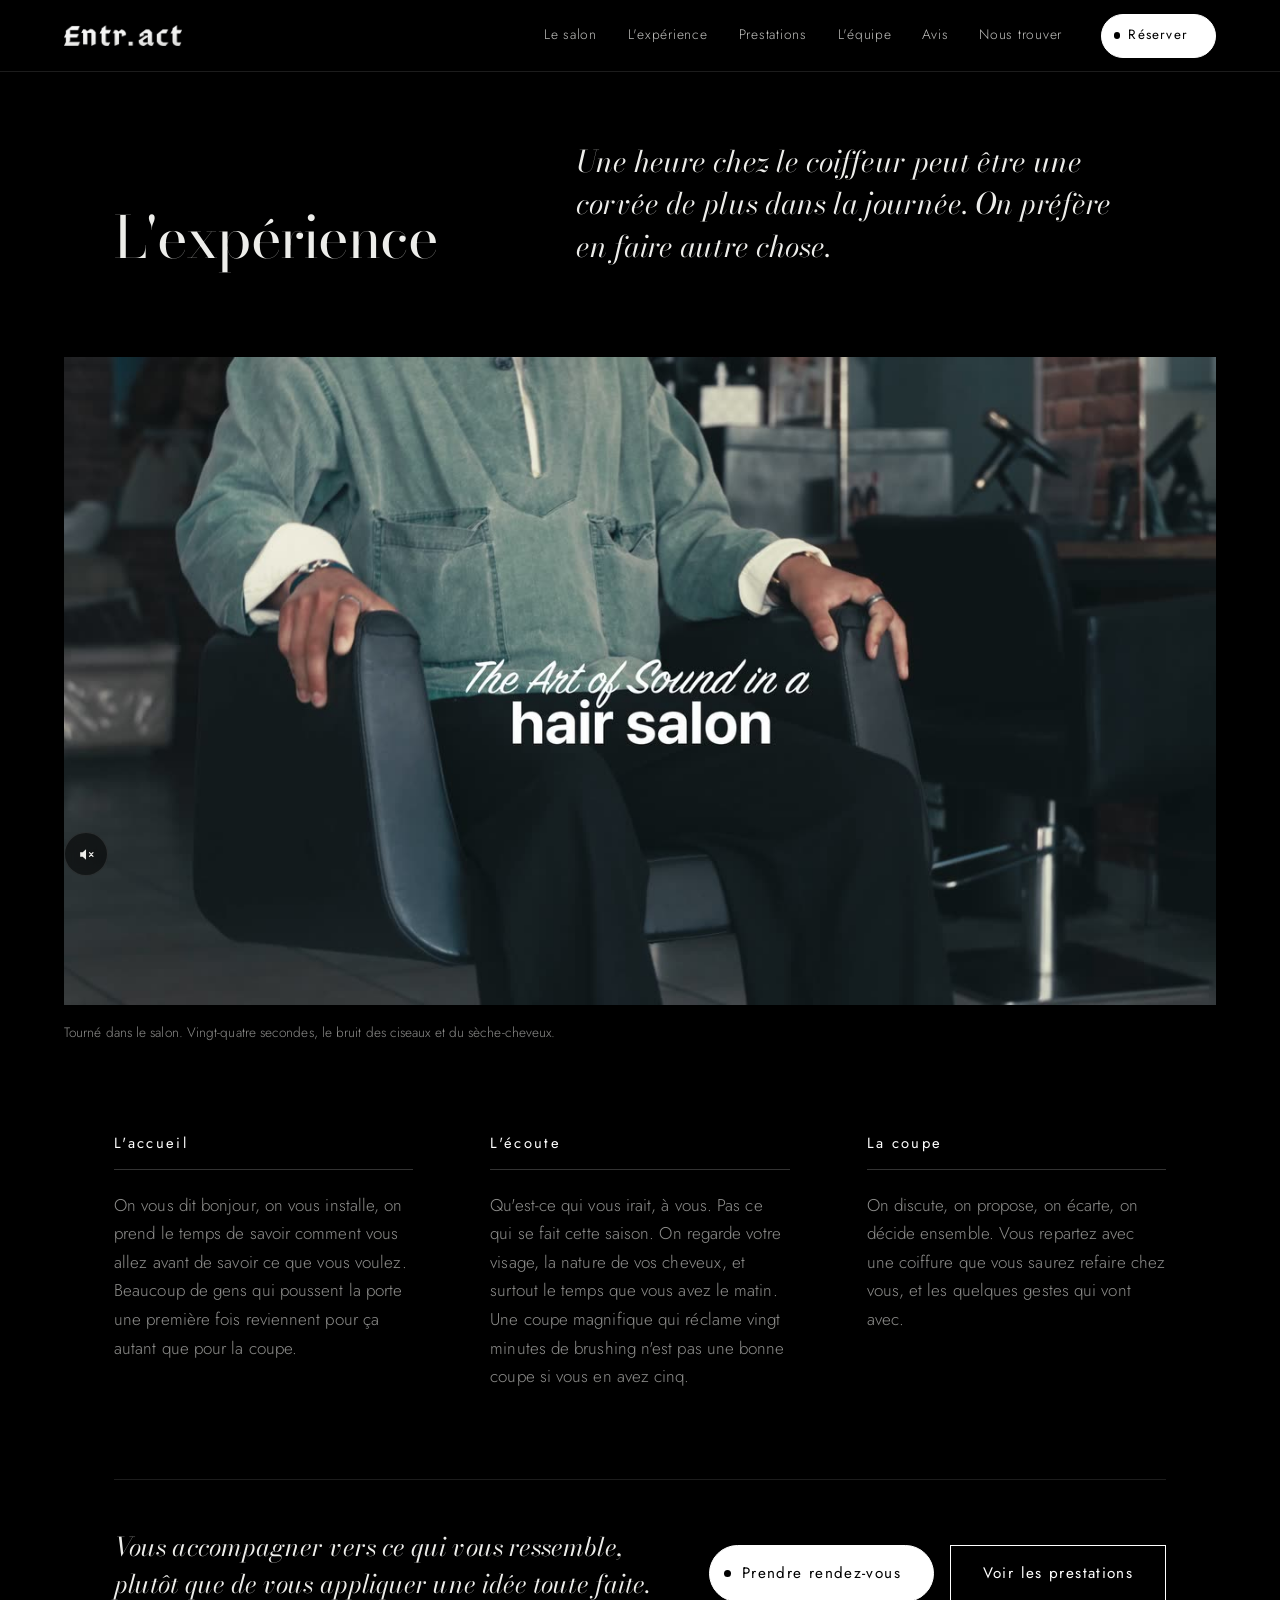
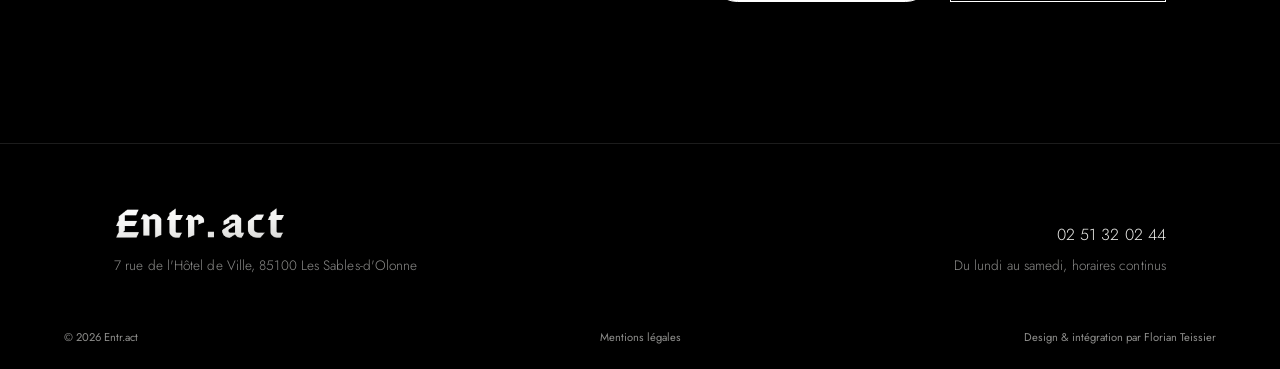
<file: experience.html>
<!DOCTYPE html>
<html lang="fr">
<head>
<meta charset="utf-8">
<meta name="viewport" content="width=device-width, initial-scale=1">
<title>L'expérience — Entr.act</title>
<meta name="description" content="L'accueil et la façon de travailler chez Entr.act, salon de coiffure rue de l'Hôtel de Ville aux Sables-d'Olonne : écouter avant de couper, chercher ce qui vous va vraiment.">
<meta name="theme-color" content="#000000">
<link rel="icon" href="assets/img/favicon.png?v=3" sizes="any">
<link rel="canonical" href="https://entract-coiffure.fr/experience.html">
<meta property="og:type" content="website">
<meta property="og:site_name" content="Entr.act">
<meta property="og:url" content="https://entract-coiffure.fr/experience.html">
<meta property="og:title" content="L'expérience — Entr.act">
<meta property="og:description" content="Un accueil qui n'est pas une formule, et une coiffure cherchée avec vous plutôt qu'appliquée.">
<meta property="og:image" content="https://entract-coiffure.fr/assets/img/apercu-lien.jpg">
<meta property="og:image:width" content="1200">
<meta property="og:image:height" content="630">
<meta property="og:locale" content="fr_FR">
<meta name="twitter:card" content="summary_large_image">
<link rel="preconnect" href="https://fonts.googleapis.com">
<link rel="preconnect" href="https://fonts.gstatic.com" crossorigin>
<link href="https://fonts.googleapis.com/css2?family=Bodoni+Moda:ital,opsz,wght@0,6..96,400;0,6..96,500;1,6..96,400&family=Jost:wght@300;400;500&display=swap" rel="stylesheet">
<!-- Satoshi : uniquement pour la dernière ligne du pied de page -->
<link rel="preconnect" href="https://api.fontshare.com" crossorigin>
<link href="https://api.fontshare.com/v2/css?f[]=satoshi@400&display=swap" rel="stylesheet">
<link rel="stylesheet" href="assets/css/style.css?v=24">
</head>
<body>
<a class="evitement" href="#contenu">Aller au contenu</a>

<header class="entete entete--fixe" id="entete">
  <a class="entete__marque" href="index.html" aria-label="Entr.act, retour à l'accueil">
    <span class="sigle sigle--petit"></span>
  </a>

  <nav class="entete__nav" id="menu" aria-label="Navigation principale">
    <a href="index.html#entracte">Le salon</a>
    <a href="experience.html" aria-current="page">L'expérience</a>
    <a href="index.html#prestations">Prestations</a>
    <a href="index.html#equipe">L'équipe</a>
    <a href="index.html#avis">Avis</a>
    <a href="index.html#venir">Nous trouver</a>
  </nav>

  <a class="bouton bouton--blanc entete__rdv" id="rdv-entete"
     href="https://www.planity.com/entract-85100-les-sables-dolonne-f8d" target="_blank" rel="noopener">Réserver</a>

  <button class="volet" id="volet" aria-expanded="false" aria-controls="menu">
    <span aria-hidden="true"></span><span class="sr">Ouvrir le menu</span>
  </button>
</header>

<!-- Son du film : allumé d'entrée, ce bouton sert à le couper. -->
<button class="son" id="son" type="button" aria-pressed="false" title="Son du film">
  <svg class="son__coupe" viewBox="0 0 24 24" aria-hidden="true" focusable="false">
    <path d="M4 9.2h3.2L11.4 5.4v13.2L7.2 14.8H4z"/>
    <path d="M15.8 9.6l4.4 4.8M20.2 9.6l-4.4 4.8"/>
  </svg>
  <svg class="son__ouvert" viewBox="0 0 24 24" aria-hidden="true" focusable="false">
    <path d="M4 9.2h3.2L11.4 5.4v13.2L7.2 14.8H4z"/>
    <path d="M15.4 9.4a3.6 3.6 0 010 5.2M18.4 7.2a7 7 0 010 9.6"/>
  </svg>
  <span class="sr">Activer le son du film</span>
</button>

<main class="section" id="contenu">
  <div class="ouverture">
    <h1 class="titre">L'expérience</h1>
    <p class="ouverture__these">Une heure chez le coiffeur peut être une corvée de plus dans la journée. On préfère en faire autre chose.</p>
  </div>

  <figure class="film">
    <video muted loop playsinline preload="metadata" poster="assets/img/poster-salon.jpg"
           data-video-vue aria-label="Film tourné dans le salon Entr.act">
      <source src="assets/video/salon.mp4" type="video/mp4">
    </video>
    <figcaption>Tourné dans le salon. Vingt-quatre secondes, le bruit des ciseaux et du sèche-cheveux.</figcaption>
  </figure>

  <!-- Les trois temps d'une visite, dans l'ordre où ils arrivent. -->
  <div class="programme programme--trois">
    <section class="programme__acte">
      <h2>L'accueil</h2>
      <p>On vous dit bonjour, on vous installe, on prend le temps de savoir comment vous allez avant de savoir ce que vous voulez. Beaucoup de gens qui poussent la porte une première fois reviennent pour ça autant que pour la coupe.</p>
    </section>

    <section class="programme__acte">
      <h2>L'écoute</h2>
      <p>Qu'est-ce qui vous irait, à vous. Pas ce qui se fait cette saison. On regarde votre visage, la nature de vos cheveux, et surtout le temps que vous avez le matin. Une coupe magnifique qui réclame vingt minutes de brushing n'est pas une bonne coupe si vous en avez cinq.</p>
    </section>

    <section class="programme__acte">
      <h2>La coupe</h2>
      <p>On discute, on propose, on écarte, on décide ensemble. Vous repartez avec une coiffure que vous saurez refaire chez vous, et les quelques gestes qui vont avec.</p>
    </section>
  </div>

  <div class="final">
    <p class="final__mot">Vous accompagner vers ce qui vous ressemble, plutôt que de vous appliquer une idée toute faite.</p>
    <div class="final__actions">
      <a class="bouton bouton--blanc" href="https://www.planity.com/entract-85100-les-sables-dolonne-f8d"
         target="_blank" rel="noopener">Prendre rendez-vous</a>
      <a class="bouton" href="index.html#prestations">Voir les prestations</a>
    </div>
  </div>
</main>

<footer class="pied">
  <div class="pied__haut">
    <div class="pied__marque">
      <span class="sigle sigle--moyen"></span>
      <p>7 rue de l'Hôtel de Ville, 85100 Les Sables-d'Olonne</p>
    </div>
    <p class="pied__legal">
      <a href="tel:+33251320244">02 51 32 02 44</a>
      <span>Du lundi au samedi, horaires continus</span>
    </p>
  </div>

  <div class="pied__bas">
    <p>© 2026 Entr.act</p>
    <p><a href="mentions-legales.html">Mentions légales</a></p>
    <p>Design &amp; intégration par <a href="florian-teissier.html">Florian Teissier</a></p>
  </div>
</footer>

<script src="assets/js/site.js?v=24"></script>
</body>
</html>
</file>
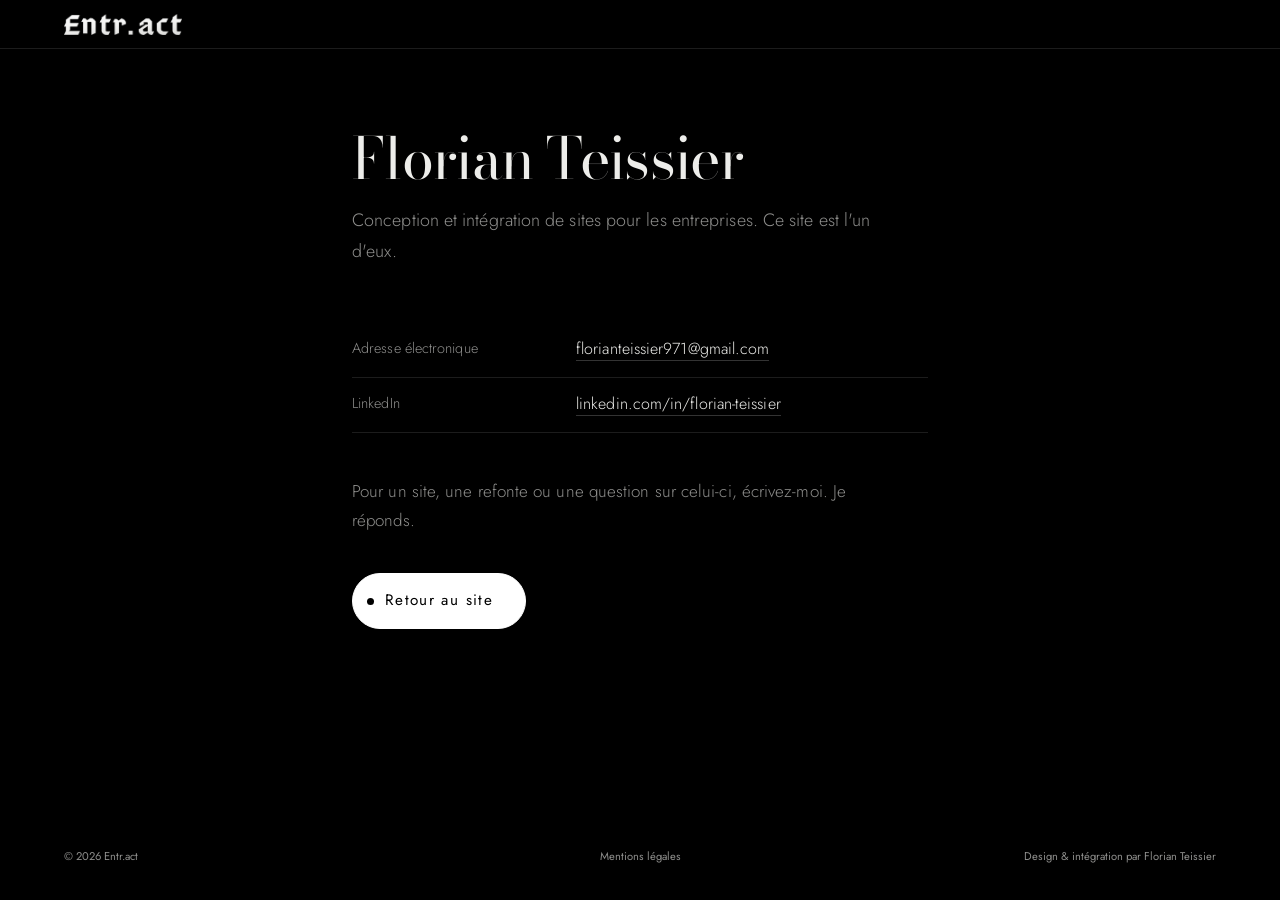
<file: florian-teissier.html>
<!DOCTYPE html>
<html lang="fr">
<head>
<meta charset="utf-8">
<meta name="viewport" content="width=device-width, initial-scale=1">
<title>Florian Teissier — Design et intégration</title>
<meta name="description" content="Florian Teissier, conception et intégration de sites pour les entreprises.">
<meta name="theme-color" content="#000000">
<link rel="icon" href="assets/img/favicon.png?v=3" sizes="any">
<meta name="robots" content="noindex, nofollow">
<link rel="canonical" href="https://entract-coiffure.fr/florian-teissier.html">
<meta property="og:type" content="profile">
<meta property="og:site_name" content="Entr.act">
<meta property="og:url" content="https://entract-coiffure.fr/florian-teissier.html">
<meta property="og:title" content="Florian Teissier — Design et intégration">
<meta property="og:description" content="Conception et intégration de sites pour les entreprises.">
<meta property="og:image" content="https://entract-coiffure.fr/assets/img/apercu-lien.jpg">
<meta property="og:image:width" content="1200">
<meta property="og:image:height" content="630">
<meta property="og:locale" content="fr_FR">
<meta name="twitter:card" content="summary_large_image">
<link rel="preconnect" href="https://fonts.googleapis.com">
<link rel="preconnect" href="https://fonts.gstatic.com" crossorigin>
<link href="https://fonts.googleapis.com/css2?family=Bodoni+Moda:ital,opsz,wght@0,6..96,400;0,6..96,500;1,6..96,400&family=Jost:wght@300;400;500&display=swap" rel="stylesheet">
<!-- Satoshi : uniquement pour la dernière ligne du pied de page -->
<link rel="preconnect" href="https://api.fontshare.com" crossorigin>
<link href="https://api.fontshare.com/v2/css?f[]=satoshi@400&display=swap" rel="stylesheet">
<link rel="stylesheet" href="assets/css/style.css?v=24">
</head>
<body>
<a class="evitement" href="#contenu">Aller au contenu</a>

<header class="entete entete--fixe" id="entete">
  <a class="entete__marque" href="index.html" aria-label="Entr.act, retour à l'accueil">
    <span class="sigle sigle--petit"></span>
  </a>
</header>

<main class="section fiche" id="contenu">
  <h1 class="titre">Florian Teissier</h1>
  <p class="chapo">Conception et intégration de sites pour les entreprises. Ce site est l'un d'eux.</p>

  <dl class="fiche__liste">
    <dt>Adresse électronique</dt>
    <dd><a href="mailto:florianteissier971@gmail.com">florianteissier971@gmail.com</a></dd>

    <dt>LinkedIn</dt>
    <dd><a href="https://www.linkedin.com/in/florian-teissier/" target="_blank" rel="noopener">linkedin.com/in/florian-teissier</a></dd>
  </dl>

  <p class="fiche__mot">Pour un site, une refonte ou une question sur celui-ci, écrivez-moi. Je réponds.</p>

  <div class="fiche__actions">
    <a class="bouton bouton--blanc" href="index.html">Retour au site</a>
  </div>
</main>

<footer class="pied pied--simple">
  <div class="pied__bas">
    <p>© 2026 Entr.act</p>
    <p><a href="mentions-legales.html">Mentions légales</a></p>
    <p>Design &amp; intégration par <a href="#contenu">Florian Teissier</a></p>
  </div>
</footer>

<script src="assets/js/site.js?v=24"></script>
</body>
</html>
</file>
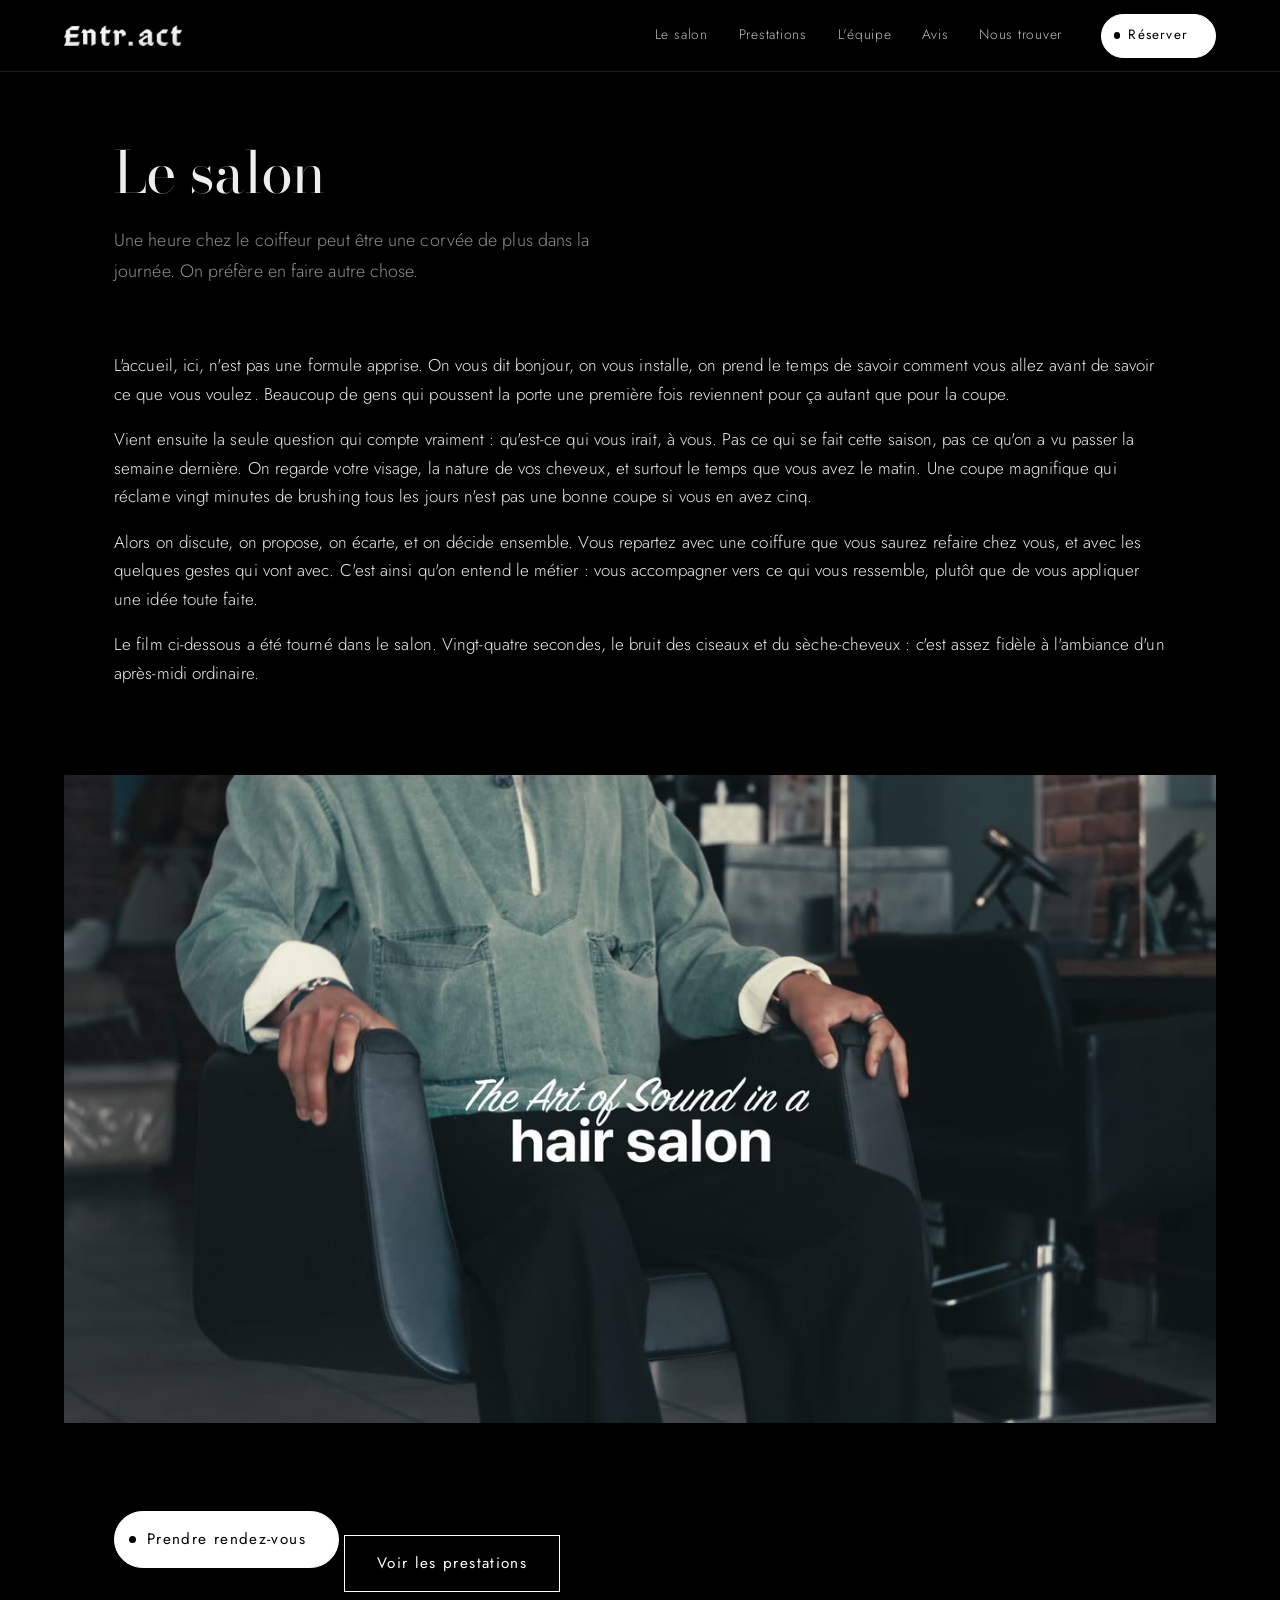
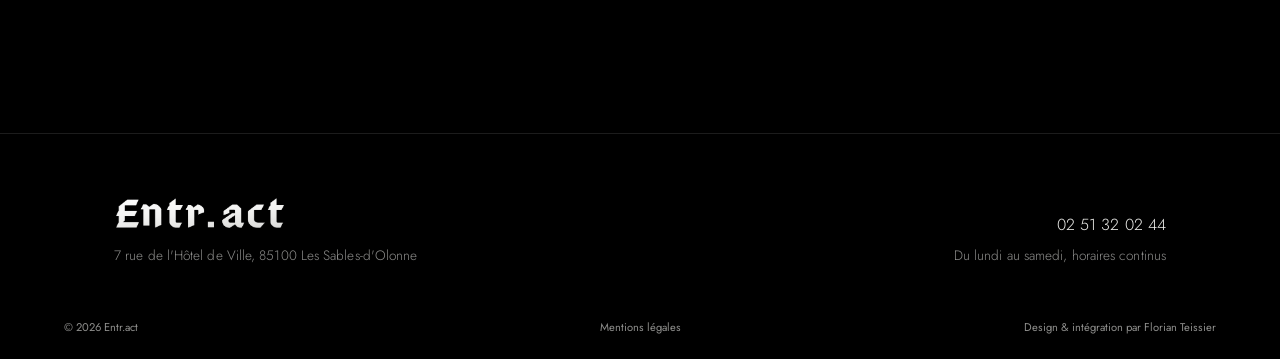
<file: le-salon.html>
<!DOCTYPE html>
<html lang="fr">
<head>
<meta charset="utf-8">
<meta name="viewport" content="width=device-width, initial-scale=1">
<title>Le salon — Entr.act</title>
<meta name="description" content="L'accueil et la façon de travailler chez Entr.act, salon de coiffure rue de l'Hôtel de Ville aux Sables-d'Olonne : écouter avant de couper, chercher ce qui vous va vraiment.">
<meta name="theme-color" content="#000000">
<link rel="icon" href="assets/img/favicon.png?v=3" sizes="any">
<meta name="robots" content="noindex, nofollow">
<link rel="canonical" href="https://florian-teis.github.io/entract/le-salon.html">
<meta property="og:type" content="website">
<meta property="og:site_name" content="Entr.act">
<meta property="og:url" content="https://florian-teis.github.io/entract/le-salon.html">
<meta property="og:title" content="Le salon — Entr.act">
<meta property="og:description" content="Un accueil qui n'est pas une formule, et une coiffure cherchée avec vous plutôt qu'appliquée.">
<meta property="og:image" content="https://florian-teis.github.io/entract/assets/img/apercu-lien.jpg">
<meta property="og:image:width" content="1200">
<meta property="og:image:height" content="630">
<meta property="og:locale" content="fr_FR">
<meta name="twitter:card" content="summary_large_image">
<link rel="preconnect" href="https://fonts.googleapis.com">
<link rel="preconnect" href="https://fonts.gstatic.com" crossorigin>
<link href="https://fonts.googleapis.com/css2?family=Bodoni+Moda:ital,opsz,wght@0,6..96,400;0,6..96,500;1,6..96,400&family=Jost:wght@300;400;500&display=swap" rel="stylesheet">
<!-- Satoshi : uniquement pour la dernière ligne du pied de page -->
<link rel="preconnect" href="https://api.fontshare.com" crossorigin>
<link href="https://api.fontshare.com/v2/css?f[]=satoshi@400&display=swap" rel="stylesheet">
<link rel="stylesheet" href="assets/css/style.css?v=19">
</head>
<body>
<a class="evitement" href="#contenu">Aller au contenu</a>

<header class="entete entete--fixe" id="entete">
  <a class="entete__marque" href="index.html" aria-label="Entr.act, retour à l'accueil">
    <span class="sigle sigle--petit"></span>
  </a>

  <nav class="entete__nav" id="menu" aria-label="Navigation principale">
    <a href="le-salon.html" aria-current="page">Le salon</a>
    <a href="index.html#prestations">Prestations</a>
    <a href="index.html#equipe">L'équipe</a>
    <a href="index.html#avis">Avis</a>
    <a href="index.html#venir">Nous trouver</a>
  </nav>

  <a class="bouton bouton--blanc entete__rdv" id="rdv-entete"
     href="https://www.planity.com/entract-85100-les-sables-dolonne-f8d" target="_blank" rel="noopener">Réserver</a>

  <button class="volet" id="volet" aria-expanded="false" aria-controls="menu">
    <span aria-hidden="true"></span><span class="sr">Ouvrir le menu</span>
  </button>
</header>

<!-- Son du film : allumé d'entrée, ce bouton sert à le couper. -->
<button class="son" id="son" type="button" aria-pressed="false" title="Son du film">
  <svg class="son__coupe" viewBox="0 0 24 24" aria-hidden="true" focusable="false">
    <path d="M4 9.2h3.2L11.4 5.4v13.2L7.2 14.8H4z"/>
    <path d="M15.8 9.6l4.4 4.8M20.2 9.6l-4.4 4.8"/>
  </svg>
  <svg class="son__ouvert" viewBox="0 0 24 24" aria-hidden="true" focusable="false">
    <path d="M4 9.2h3.2L11.4 5.4v13.2L7.2 14.8H4z"/>
    <path d="M15.4 9.4a3.6 3.6 0 010 5.2M18.4 7.2a7 7 0 010 9.6"/>
  </svg>
  <span class="sr">Activer le son du film</span>
</button>

<main class="section" id="contenu">
  <div class="section__entree">
    <h1 class="titre">Le salon</h1>
    <p class="chapo">Une heure chez le coiffeur peut être une corvée de plus dans la journée. On préfère en faire autre chose.</p>
  </div>

  <div class="salon__texte">
    <p>L'accueil, ici, n'est pas une formule apprise. On vous dit bonjour, on vous installe, on prend le temps de savoir comment vous allez avant de savoir ce que vous voulez. Beaucoup de gens qui poussent la porte une première fois reviennent pour ça autant que pour la coupe.</p>

    <p>Vient ensuite la seule question qui compte vraiment : qu'est-ce qui vous irait, à vous. Pas ce qui se fait cette saison, pas ce qu'on a vu passer la semaine dernière. On regarde votre visage, la nature de vos cheveux, et surtout le temps que vous avez le matin. Une coupe magnifique qui réclame vingt minutes de brushing tous les jours n'est pas une bonne coupe si vous en avez cinq.</p>

    <p>Alors on discute, on propose, on écarte, et on décide ensemble. Vous repartez avec une coiffure que vous saurez refaire chez vous, et avec les quelques gestes qui vont avec. C'est ainsi qu'on entend le métier : vous accompagner vers ce qui vous ressemble, plutôt que de vous appliquer une idée toute faite.</p>

    <p>Le film ci-dessous a été tourné dans le salon. Vingt-quatre secondes, le bruit des ciseaux et du sèche-cheveux : c'est assez fidèle à l'ambiance d'un après-midi ordinaire.</p>
  </div>

  <figure class="film">
    <video muted loop playsinline preload="none" poster="assets/img/poster-salon.jpg"
           data-video-vue aria-label="Film tourné dans le salon Entr.act">
      <source src="assets/video/salon.mp4" type="video/mp4">
    </video>
  </figure>

  <div class="salon__actions">
    <a class="bouton bouton--blanc" href="https://www.planity.com/entract-85100-les-sables-dolonne-f8d"
       target="_blank" rel="noopener">Prendre rendez-vous</a>
    <a class="bouton" href="index.html#prestations">Voir les prestations</a>
  </div>
</main>

<footer class="pied">
  <div class="pied__haut">
    <div class="pied__marque">
      <span class="sigle sigle--moyen"></span>
      <p>7 rue de l'Hôtel de Ville, 85100 Les Sables-d'Olonne</p>
    </div>
    <p class="pied__legal">
      <a href="tel:+33251320244">02 51 32 02 44</a>
      <span>Du lundi au samedi, horaires continus</span>
    </p>
  </div>

  <div class="pied__bas">
    <p>© 2026 Entr.act</p>
    <p><a href="mentions-legales.html">Mentions légales</a></p>
    <p>Design &amp; intégration par <a href="florian-teissier.html">Florian Teissier</a></p>
  </div>
</footer>

<script src="assets/js/site.js?v=19"></script>
</body>
</html>
</file>
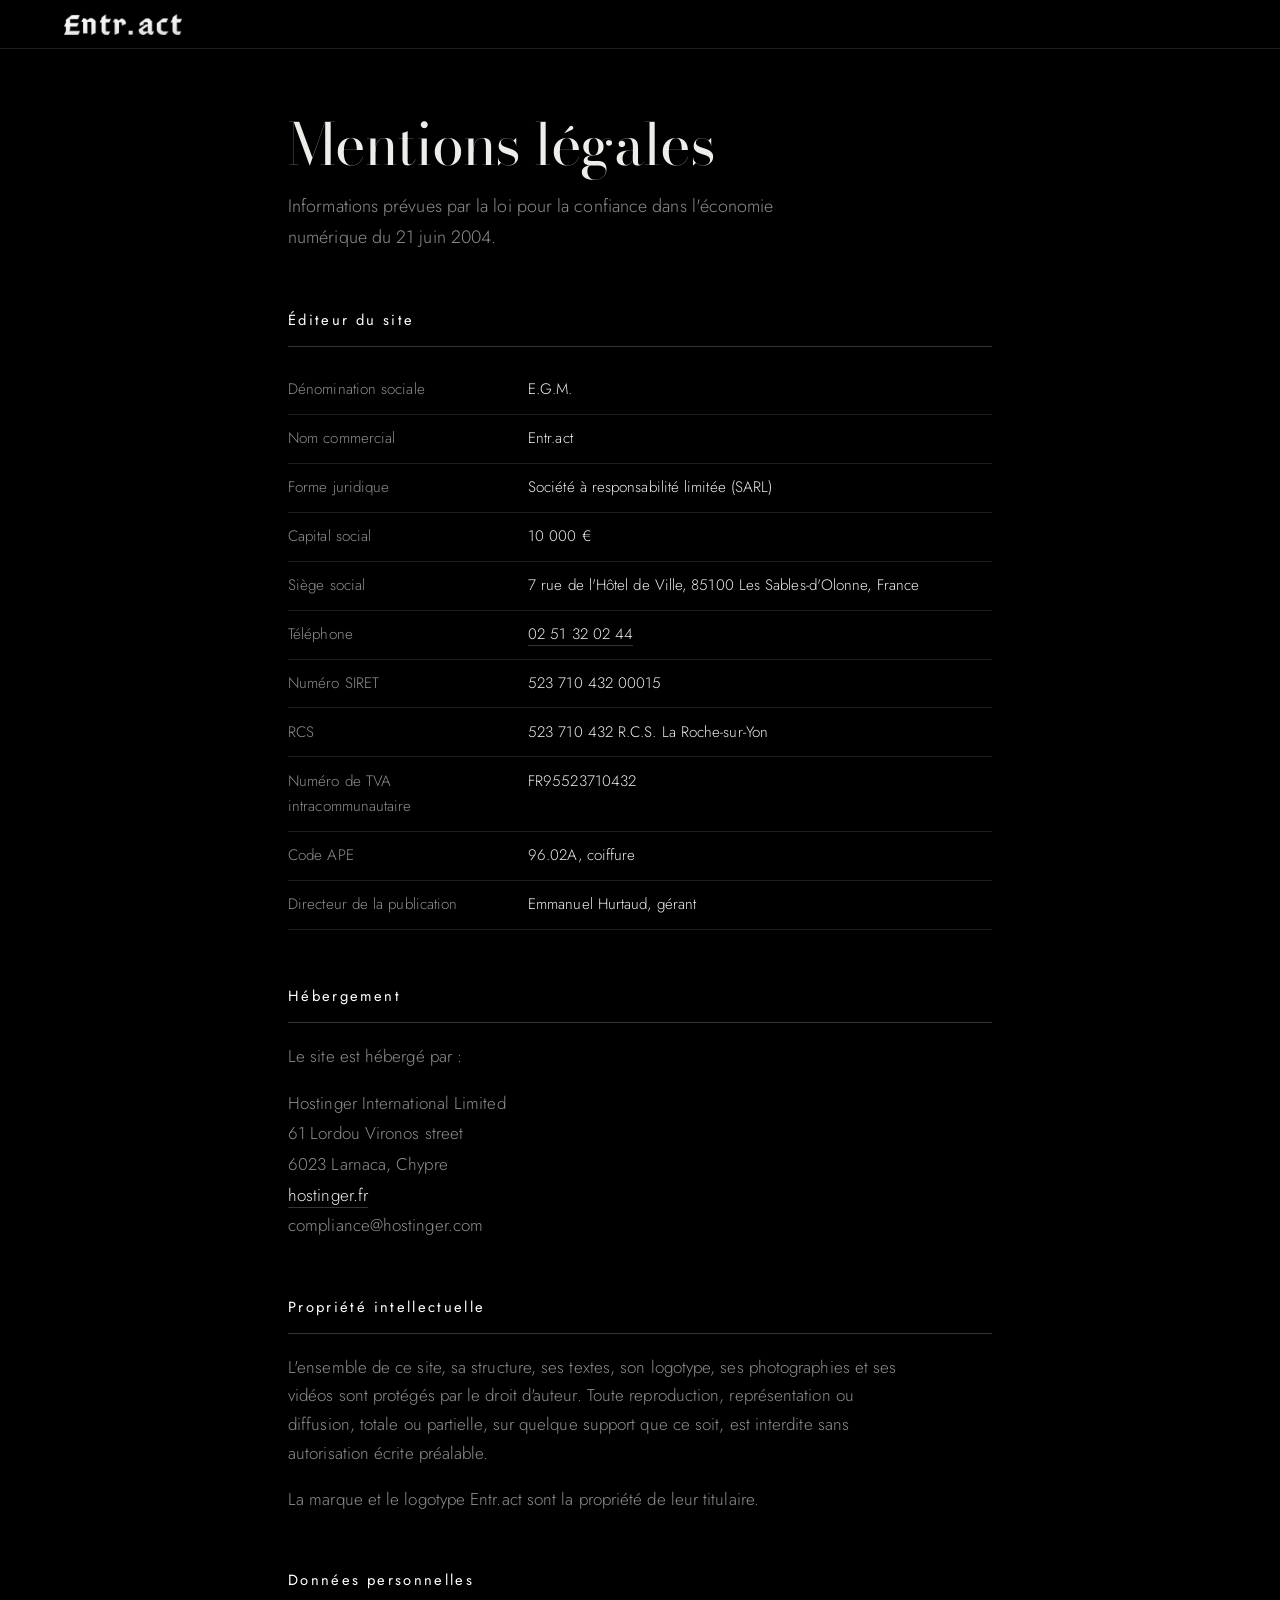
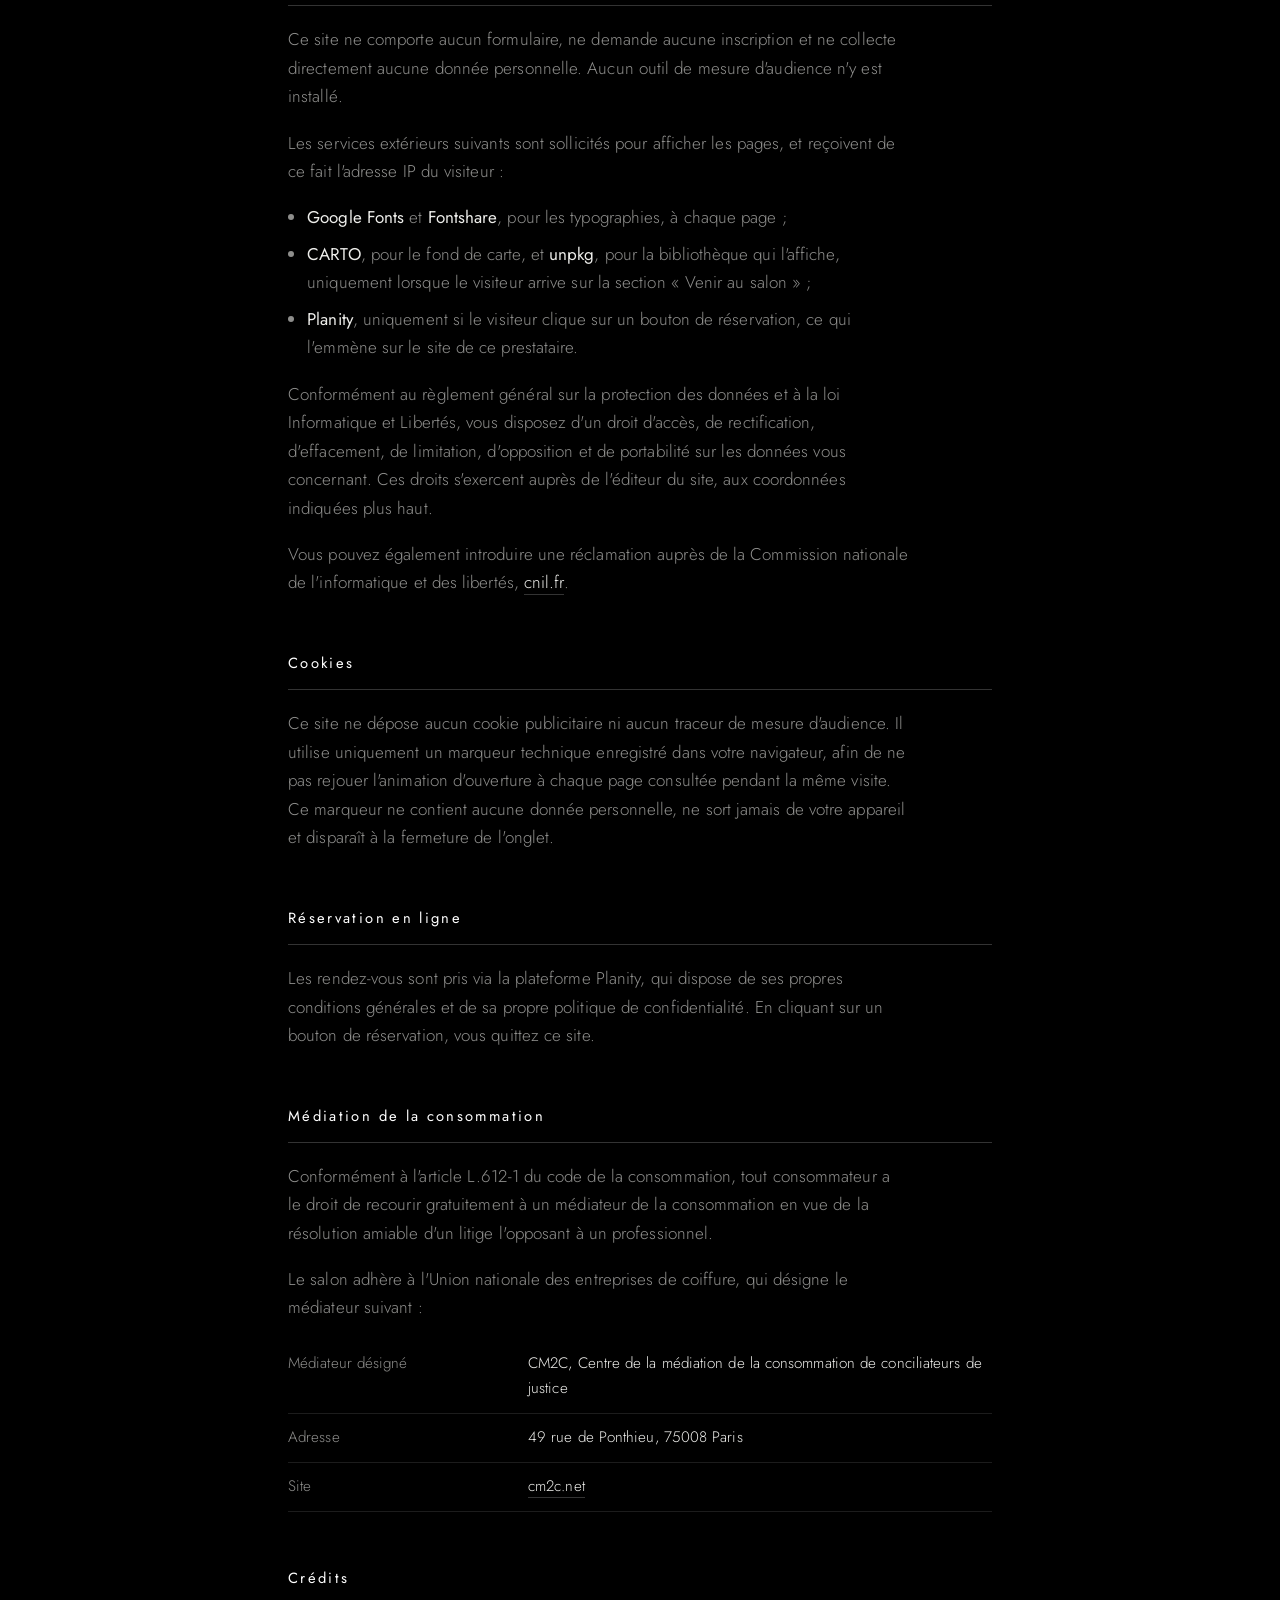
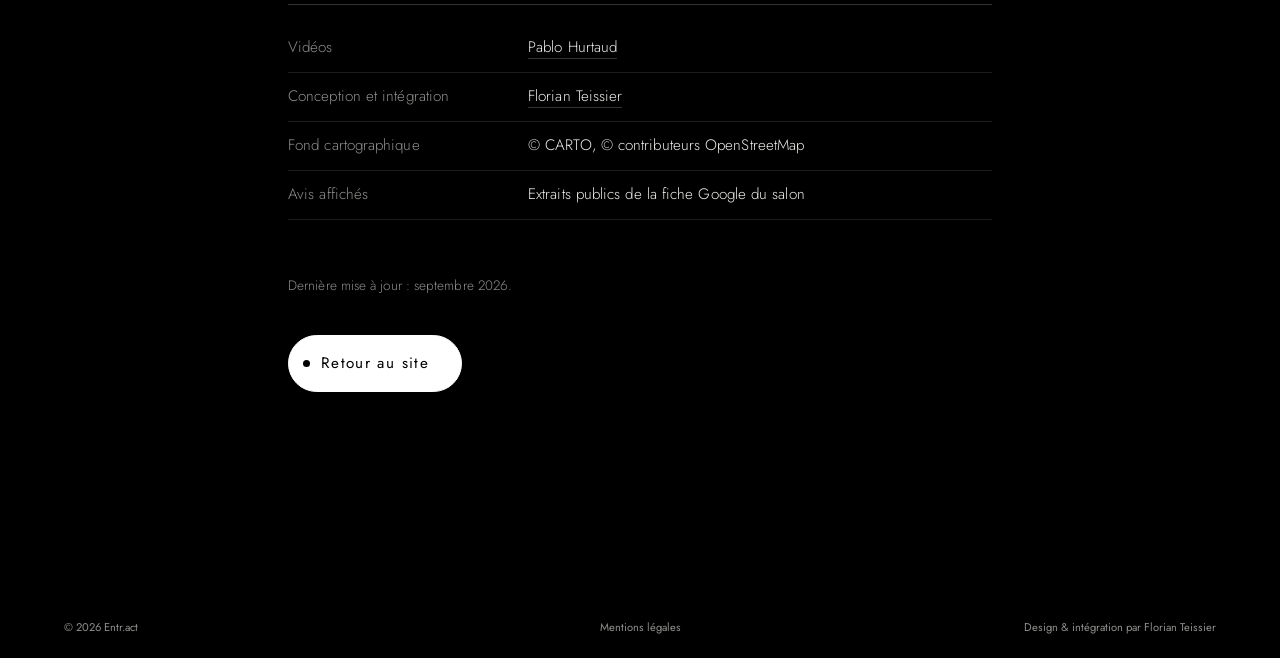
<file: mentions-legales.html>
<!DOCTYPE html>
<html lang="fr">
<head>
<meta charset="utf-8">
<meta name="viewport" content="width=device-width, initial-scale=1">
<title>Mentions légales — Entr.act</title>
<meta name="description" content="Mentions légales du site du salon de coiffure Entr.act, 7 rue de l'Hôtel de Ville, 85100 Les Sables-d'Olonne.">
<meta name="theme-color" content="#000000">
<link rel="icon" href="assets/img/favicon.png?v=3" sizes="any">
<link rel="canonical" href="https://entract-coiffure.fr/mentions-legales.html">
<meta property="og:type" content="website">
<meta property="og:site_name" content="Entr.act">
<meta property="og:url" content="https://entract-coiffure.fr/mentions-legales.html">
<meta property="og:title" content="Mentions légales — Entr.act">
<meta property="og:description" content="Mentions légales du site du salon de coiffure Entr.act, aux Sables-d'Olonne.">
<meta property="og:image" content="https://entract-coiffure.fr/assets/img/apercu-lien.jpg">
<meta property="og:image:width" content="1200">
<meta property="og:image:height" content="630">
<meta property="og:locale" content="fr_FR">
<meta name="twitter:card" content="summary_large_image">
<link rel="preconnect" href="https://fonts.googleapis.com">
<link rel="preconnect" href="https://fonts.gstatic.com" crossorigin>
<link href="https://fonts.googleapis.com/css2?family=Bodoni+Moda:ital,opsz,wght@0,6..96,400;0,6..96,500;1,6..96,400&family=Jost:wght@300;400;500&display=swap" rel="stylesheet">
<!-- Satoshi : uniquement pour la dernière ligne du pied de page -->
<link rel="preconnect" href="https://api.fontshare.com" crossorigin>
<link href="https://api.fontshare.com/v2/css?f[]=satoshi@400&display=swap" rel="stylesheet">
<link rel="stylesheet" href="assets/css/style.css?v=24">
</head>
<body>
<a class="evitement" href="#contenu">Aller au contenu</a>

<header class="entete entete--fixe" id="entete">
  <a class="entete__marque" href="index.html" aria-label="Entr.act, retour à l'accueil">
    <span class="sigle sigle--petit"></span>
  </a>
</header>

<main class="section legal" id="contenu">
  <h1 class="titre">Mentions légales</h1>
  <p class="chapo">Informations prévues par la loi pour la confiance dans l'économie numérique du 21 juin 2004.</p>

  <section class="legal__bloc">
    <h2>Éditeur du site</h2>
    <dl class="legal__liste">
      <dt>Dénomination sociale</dt><dd>E.G.M.</dd>
      <dt>Nom commercial</dt><dd>Entr.act</dd>
      <dt>Forme juridique</dt><dd>Société à responsabilité limitée (SARL)</dd>
      <dt>Capital social</dt><dd>10 000 €</dd>
      <dt>Siège social</dt><dd>7 rue de l'Hôtel de Ville, 85100 Les Sables-d'Olonne, France</dd>
      <dt>Téléphone</dt><dd><a href="tel:+33251320244">02 51 32 02 44</a></dd>
      <dt>Numéro SIRET</dt><dd>523 710 432 00015</dd>
      <dt>RCS</dt><dd>523 710 432 R.C.S. La Roche-sur-Yon</dd>
      <dt>Numéro de TVA intracommunautaire</dt><dd>FR95523710432</dd>
      <dt>Code APE</dt><dd>96.02A, coiffure</dd>
      <dt>Directeur de la publication</dt><dd>Emmanuel Hurtaud, gérant</dd>
    </dl>
  </section>

  <section class="legal__bloc">
    <h2>Hébergement</h2>
    <p>Le site est hébergé par&nbsp;:</p>
    <p class="legal__adresse">
      Hostinger International Limited<br>
      61 Lordou Vironos street<br>
      6023 Larnaca, Chypre<br>
      <a href="https://www.hostinger.fr" target="_blank" rel="noopener">hostinger.fr</a><br>
      compliance@hostinger.com
    </p>
  </section>

  <section class="legal__bloc">
    <h2>Propriété intellectuelle</h2>
    <p>L'ensemble de ce site, sa structure, ses textes, son logotype, ses photographies et ses vidéos sont protégés par le droit d'auteur. Toute reproduction, représentation ou diffusion, totale ou partielle, sur quelque support que ce soit, est interdite sans autorisation écrite préalable.</p>
    <p>La marque et le logotype Entr.act sont la propriété de leur titulaire.</p>
  </section>

  <section class="legal__bloc">
    <h2>Données personnelles</h2>
    <p>Ce site ne comporte aucun formulaire, ne demande aucune inscription et ne collecte directement aucune donnée personnelle. Aucun outil de mesure d'audience n'y est installé.</p>
    <p>Les services extérieurs suivants sont sollicités pour afficher les pages, et reçoivent de ce fait l'adresse IP du visiteur&nbsp;:</p>
    <ul class="legal__points">
      <li><strong>Google Fonts</strong> et <strong>Fontshare</strong>, pour les typographies, à chaque page&nbsp;;</li>
      <li><strong>CARTO</strong>, pour le fond de carte, et <strong>unpkg</strong>, pour la bibliothèque qui l'affiche, uniquement lorsque le visiteur arrive sur la section «&nbsp;Venir au salon&nbsp;»&nbsp;;</li>
      <li><strong>Planity</strong>, uniquement si le visiteur clique sur un bouton de réservation, ce qui l'emmène sur le site de ce prestataire.</li>
    </ul>
    <p>Conformément au règlement général sur la protection des données et à la loi Informatique et Libertés, vous disposez d'un droit d'accès, de rectification, d'effacement, de limitation, d'opposition et de portabilité sur les données vous concernant. Ces droits s'exercent auprès de l'éditeur du site, aux coordonnées indiquées plus haut.</p>
    <p>Vous pouvez également introduire une réclamation auprès de la Commission nationale de l'informatique et des libertés, <a href="https://www.cnil.fr" target="_blank" rel="noopener">cnil.fr</a>.</p>
  </section>

  <section class="legal__bloc">
    <h2>Cookies</h2>
    <p>Ce site ne dépose aucun cookie publicitaire ni aucun traceur de mesure d'audience. Il utilise uniquement un marqueur technique enregistré dans votre navigateur, afin de ne pas rejouer l'animation d'ouverture à chaque page consultée pendant la même visite. Ce marqueur ne contient aucune donnée personnelle, ne sort jamais de votre appareil et disparaît à la fermeture de l'onglet.</p>
  </section>

  <section class="legal__bloc">
    <h2>Réservation en ligne</h2>
    <p>Les rendez-vous sont pris via la plateforme Planity, qui dispose de ses propres conditions générales et de sa propre politique de confidentialité. En cliquant sur un bouton de réservation, vous quittez ce site.</p>
  </section>

  <section class="legal__bloc">
    <h2>Médiation de la consommation</h2>
    <p>Conformément à l'article L.612-1 du code de la consommation, tout consommateur a le droit de recourir gratuitement à un médiateur de la consommation en vue de la résolution amiable d'un litige l'opposant à un professionnel.</p>
    <p>Le salon adhère à l'Union nationale des entreprises de coiffure, qui désigne le médiateur suivant&nbsp;:</p>
    <dl class="legal__liste">
      <dt>Médiateur désigné</dt><dd>CM2C, Centre de la médiation de la consommation de conciliateurs de justice</dd>
      <dt>Adresse</dt><dd>49 rue de Ponthieu, 75008 Paris</dd>
      <dt>Site</dt><dd><a href="https://www.cm2c.net" target="_blank" rel="noopener">cm2c.net</a></dd>
    </dl>
  </section>

  <section class="legal__bloc">
    <h2>Crédits</h2>
    <dl class="legal__liste">
      <dt>Vidéos</dt><dd><a href="pablo-hurtaud.html">Pablo Hurtaud</a></dd>
      <dt>Conception et intégration</dt><dd><a href="florian-teissier.html">Florian Teissier</a></dd>
      <dt>Fond cartographique</dt><dd>© CARTO, © contributeurs OpenStreetMap</dd>
      <dt>Avis affichés</dt><dd>Extraits publics de la fiche Google du salon</dd>
    </dl>
  </section>

  <p class="legal__maj">Dernière mise à jour&nbsp;: septembre 2026.</p>

  <a class="bouton bouton--blanc" href="index.html">Retour au site</a>
</main>

<footer class="pied pied--simple">
  <div class="pied__bas">
    <p>© 2026 Entr.act</p>
    <p><a href="#contenu">Mentions légales</a></p>
    <p>Design &amp; intégration par <a href="florian-teissier.html">Florian Teissier</a></p>
  </div>
</footer>

<script src="assets/js/site.js?v=24"></script>
</body>
</html>
</file>
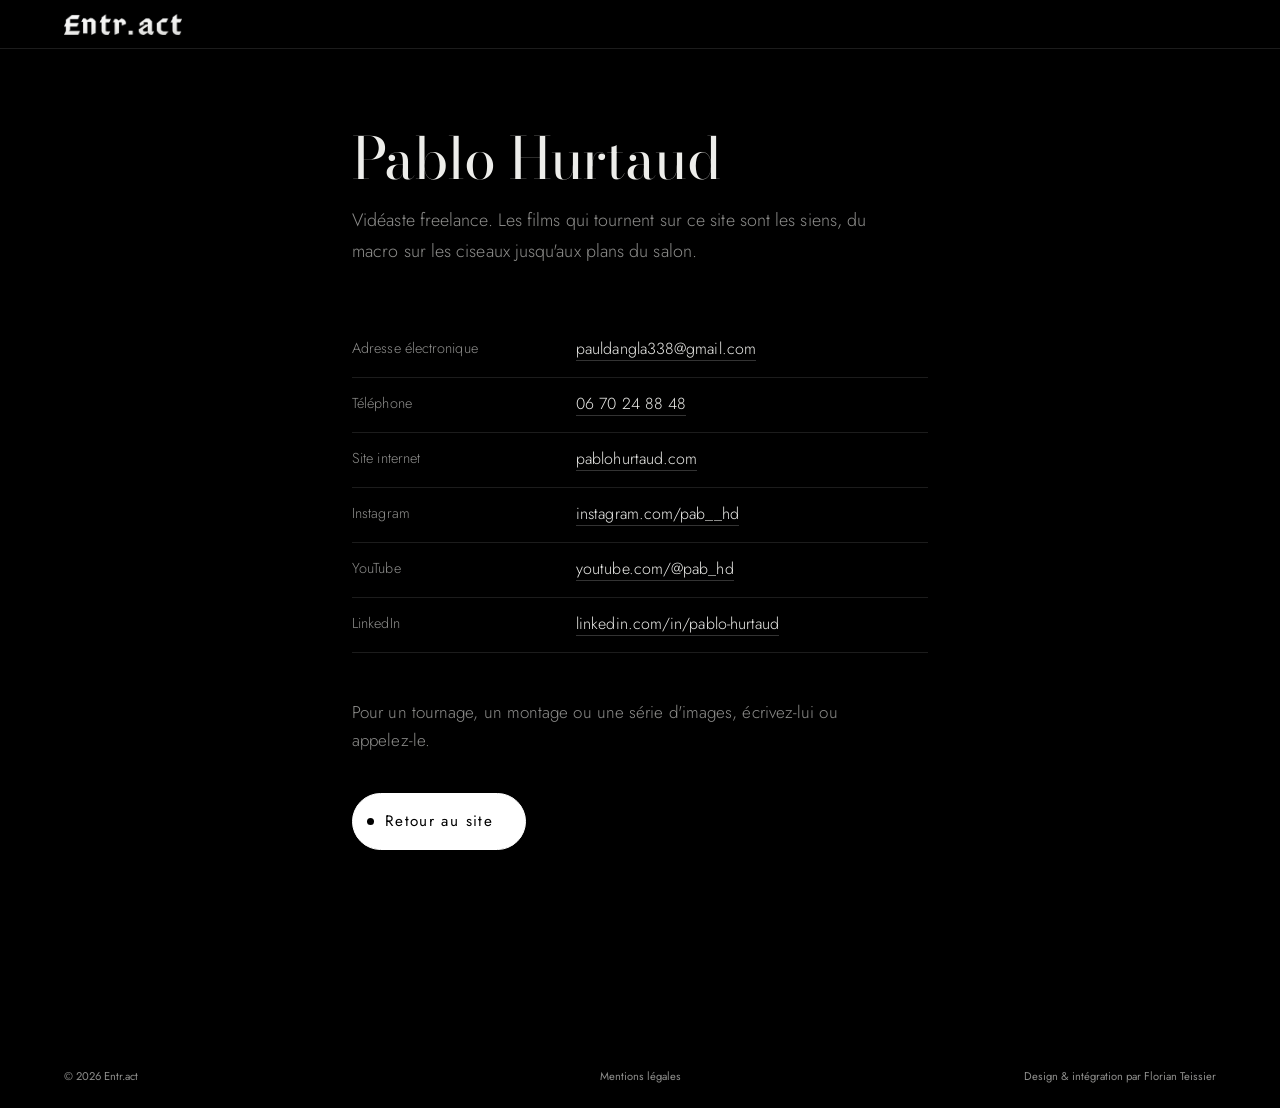
<file: pablo-hurtaud.html>
<!DOCTYPE html>
<html lang="fr">
<head>
<meta charset="utf-8">
<meta name="viewport" content="width=device-width, initial-scale=1">
<title>Pablo Hurtaud — Vidéaste freelance</title>
<meta name="description" content="Pablo Hurtaud, vidéaste freelance. Les films du site du salon Entr.act sont les siens.">
<meta name="theme-color" content="#000000">
<link rel="icon" href="assets/img/favicon.png?v=3" sizes="any">
<meta name="robots" content="noindex, nofollow">
<link rel="canonical" href="https://entract-coiffure.fr/pablo-hurtaud.html">
<meta property="og:type" content="profile">
<meta property="og:site_name" content="Entr.act">
<meta property="og:url" content="https://entract-coiffure.fr/pablo-hurtaud.html">
<meta property="og:title" content="Pablo Hurtaud — Vidéaste freelance">
<meta property="og:description" content="Vidéaste freelance. Les films de ce site sont les siens.">
<meta property="og:image" content="https://entract-coiffure.fr/assets/img/apercu-lien.jpg">
<meta property="og:image:width" content="1200">
<meta property="og:image:height" content="630">
<meta property="og:locale" content="fr_FR">
<meta name="twitter:card" content="summary_large_image">
<link rel="preconnect" href="https://fonts.googleapis.com">
<link rel="preconnect" href="https://fonts.gstatic.com" crossorigin>
<link href="https://fonts.googleapis.com/css2?family=Bodoni+Moda:ital,opsz,wght@0,6..96,400;0,6..96,500;1,6..96,400&family=Jost:wght@300;400;500&display=swap" rel="stylesheet">
<!-- Satoshi : uniquement pour la dernière ligne du pied de page -->
<link rel="preconnect" href="https://api.fontshare.com" crossorigin>
<link href="https://api.fontshare.com/v2/css?f[]=satoshi@400&display=swap" rel="stylesheet">
<link rel="stylesheet" href="assets/css/style.css?v=24">
</head>
<body>
<a class="evitement" href="#contenu">Aller au contenu</a>

<header class="entete entete--fixe" id="entete">
  <a class="entete__marque" href="index.html" aria-label="Entr.act, retour à l'accueil">
    <span class="sigle sigle--petit"></span>
  </a>
</header>

<main class="section fiche" id="contenu">
  <h1 class="titre">Pablo Hurtaud</h1>
  <p class="chapo">Vidéaste freelance. Les films qui tournent sur ce site sont les siens, du macro sur les ciseaux jusqu'aux plans du salon.</p>

  <!-- D'abord comment le joindre, ensuite où voir son travail. -->
  <dl class="fiche__liste">
    <dt>Adresse électronique</dt>
    <dd><a href="mailto:pauldangla338@gmail.com">pauldangla338@gmail.com</a></dd>

    <dt>Téléphone</dt>
    <dd><a href="tel:+33670248848">06 70 24 88 48</a></dd>

    <dt>Site internet</dt>
    <dd><a href="https://pablohurtaud.com/" target="_blank" rel="noopener">pablohurtaud.com</a></dd>

    <dt>Instagram</dt>
    <dd><a href="https://www.instagram.com/pab__hd/" target="_blank" rel="noopener">instagram.com/pab__hd</a></dd>

    <dt>YouTube</dt>
    <dd><a href="https://www.youtube.com/@pab_hd" target="_blank" rel="noopener">youtube.com/@pab_hd</a></dd>

    <dt>LinkedIn</dt>
    <dd><a href="https://www.linkedin.com/in/pablo-hurtaud-4839b02bb/" target="_blank" rel="noopener">linkedin.com/in/pablo-hurtaud</a></dd>
  </dl>

  <p class="fiche__mot">Pour un tournage, un montage ou une série d'images, écrivez-lui ou appelez-le.</p>

  <div class="fiche__actions">
    <a class="bouton bouton--blanc" href="index.html">Retour au site</a>
  </div>
</main>

<footer class="pied pied--simple">
  <div class="pied__bas">
    <p>© 2026 Entr.act</p>
    <p><a href="mentions-legales.html">Mentions légales</a></p>
    <p>Design &amp; intégration par <a href="florian-teissier.html">Florian Teissier</a></p>
  </div>
</footer>

<script src="assets/js/site.js?v=24"></script>
</body>
</html>
</file>
<file: assets/css/style.css>
/* ============================================================
   Entr.act — feuille de style
   Direction artistique : noir et blanc. Pas de couleur d'accent.
   La hiérarchie se fait par la graisse, la taille et l'opacité,
   jamais par la teinte.
   ============================================================ */

:root{
  --noir:          #000000;
  --ardoise:       #111111;
  --ardoise-clair: #1b1b1b;
  --blanc:         #ffffff;
  --blanc-vif:     #ffffff;
  --craie:         #ededea;
  --cendre:        #8e8e8c;
  --trait:         rgba(255,255,255,.20);
  --trait-sourd:   rgba(255,255,255,.11);

  --serif: "Bodoni Moda", "Didot", "Times New Roman", serif;
  --sans:  "Jost", "Futura", "Century Gothic", system-ui, sans-serif;

  --marge: clamp(1.25rem, 5vw, 5.5rem);
  --large: 1180px;
  --souffle: clamp(5rem, 11vw, 9.5rem);

  --ease: cubic-bezier(.22,.68,.28,1);
  /* la courbe des révélations, reprise du site Le Prénom pour que les
     deux sites bougent de la même façon */
  --courbe: cubic-bezier(.22,1,.36,1);
}

/* ============================================================
   Révélations au défilement
   Les états masqués ne s'appliquent que si le JavaScript tourne
   (html.anime) : sans lui, la page reste entièrement lisible.
   ============================================================ */

.revele{
  transition:opacity .9s var(--courbe), transform .9s var(--courbe);
  transition-delay:var(--retard, 0s);
}
html.anime .revele{ opacity:0; transform:translateY(28px) }
html.anime .revele.vu{ opacity:1; transform:none }

/* les images se posent en se dézoomant doucement */
.zoom{ overflow:hidden }
.zoom img{ transition:transform 1.6s var(--courbe); transition-delay:var(--retard, 0s) }
html.anime .zoom img{ transform:scale(1.12) }
html.anime .zoom.vu img{ transform:none }

/* ============================================================
   Changement de page
   Entre deux pages, la scène s'assombrit un instant, puis la
   suivante se lève : un entracte, au sens propre du mot.
   Aucun JavaScript. Un navigateur qui ne connaît pas cette
   règle change simplement de page, comme avant.
   ============================================================ */

@view-transition{ navigation:auto }

/* la page quittée s'éteint en reculant à peine... */
::view-transition-old(root){
  animation:rideau-tombe .32s cubic-bezier(.4,0,1,1) both;
}
/* ...un temps de noir, puis la suivante monte, sur la même courbe
   que les révélations au défilement */
::view-transition-new(root){
  animation:rideau-leve .62s cubic-bezier(.22,1,.36,1) .3s both;
}
@keyframes rideau-tombe{ to{ opacity:0; transform:scale(.985) } }
@keyframes rideau-leve{ from{ opacity:0; transform:translateY(22px) } }

*,*::before,*::after{ box-sizing:border-box }

html{ scroll-behavior:smooth; -webkit-text-size-adjust:100% }

body{
  margin:0;
  background:var(--noir);
  color:var(--craie);
  font:300 1.0625rem/1.68 var(--sans);
  letter-spacing:.005em;
  overflow-x:hidden;
  -webkit-font-smoothing:antialiased;
}

img,video{ max-width:100%; display:block }
a{ color:inherit }

:focus-visible{
  outline:2px solid var(--blanc-vif);
  outline-offset:3px;
  border-radius:2px;
}

.sr{
  position:absolute; width:1px; height:1px; padding:0; margin:-1px;
  overflow:hidden; clip:rect(0 0 0 0); white-space:nowrap; border:0;
}

.evitement{
  position:absolute; top:-100px; left:var(--marge); z-index:100;
  background:var(--blanc); color:var(--noir); padding:.7rem 1.2rem;
  font-size:.9rem; text-decoration:none;
}
.evitement:focus{ top:.75rem }

/* --- le sigle -------------------------------------------------------- */
/* Le logo est un PNG détouré, coloré ici par un masque.                 */

.sigle{
  display:block;
  aspect-ratio:2087 / 372;
  /* blanc, avec une descente à peine perceptible vers le gris clair :
     à 500 px de large, un aplat pur ferait autocollant. */
  background-image:linear-gradient(176deg, #ffffff 0%, #f4f4f3 52%, #dcdcda 100%);
  -webkit-mask:url(../img/logo-entract.png) center / contain no-repeat;
  mask:url(../img/logo-entract.png) center / contain no-repeat;
}
.sigle--grand { width:min(68vw, 498px) }
.sigle--moyen { width:172px }
.sigle--petit { width:118px }

/* le sigle posé dans un titre, à la place du mot « Entr.act ».
   Largeur en em : il suit la taille du titre. Le PNG est détouré au ras
   de l'encre et le mot n'a pas de jambage, donc son bas tombe sur la
   ligne de base du texte qui le précède. */
.sigle--titre{
  display:inline-block;
  width:4.35em;
  vertical-align:baseline;
  margin-left:.1em;
}

/* --- boutons --------------------------------------------------------- */

.bouton{
  display:inline-block;
  font-family:var(--sans);
  font-weight:400;
  font-size:.95rem;
  letter-spacing:.09em;
  text-decoration:none;
  padding:.95em 2.1em;
  border:1px solid var(--blanc);
  color:var(--blanc-vif);
  background:transparent;
  transition:background .35s var(--ease), color .35s var(--ease), border-color .35s var(--ease);
}
.bouton:hover,.bouton:focus-visible{
  background:var(--blanc);
  color:var(--noir);
  border-color:var(--blanc);
}
.bouton--blanc{
  background:var(--blanc);
  color:#000000;
  font-weight:400;
}
.bouton--blanc:hover,.bouton--blanc:focus-visible{
  background:var(--blanc-vif);
  border-color:var(--blanc-vif);
  color:#000000;
}
.bouton--large{ padding:1.15em 3em; font-size:1rem }

/* --- bouton de réservation, au survol -------------------------------- */
/* Une pastille sombre part de la gauche, s'étend jusqu'à remplir le
   bouton, et le libellé cède la place à sa doublure en blanc.
   Le mouvement répond à un geste du visiteur : il ne se déclenche jamais
   tout seul. Les couches ajoutées le sont par site.js.                   */

.bouton--vif{
  position:relative;
  overflow:hidden;
  border-radius:999px;
  isolation:isolate;
}
/* on neutralise l'inversion de fond du bouton de base : ici c'est la
   pastille qui fait le travail */
.bouton--vif:hover,
.bouton--vif:focus-visible{
  background:var(--blanc);
  border-color:var(--blanc);
  color:#000000;
}

.bouton__libelle{
  position:relative; z-index:2;
  display:inline-block;
  transition:transform .45s var(--ease), opacity .28s var(--ease);
}

.bouton__bulle{
  position:absolute; z-index:1;
  left:.9em; top:50%;
  width:.46em; height:.46em; margin-top:-.23em;
  border-radius:999px;
  background:#000000;
  transition:width .5s var(--ease), height .5s var(--ease),
             left .5s var(--ease), top .5s var(--ease),
             margin-top .5s var(--ease), border-radius .5s var(--ease);
}

.bouton__survol{
  position:absolute; inset:0; z-index:2;
  display:flex; align-items:center; justify-content:center; gap:.5em;
  color:var(--blanc-vif);
  opacity:0;
  transform:translateX(-1.5em);
  transition:transform .45s var(--ease), opacity .28s var(--ease);
}
.bouton__survol svg{ width:1em; height:1em; flex:0 0 auto }

/* le petit bouton de l'entête a besoin d'un peu de marge pour loger
   la pastille sans la coller au texte */
.entete__rdv.bouton--vif{ padding-inline:2em }

.bouton--vif:hover .bouton__libelle,
.bouton--vif:focus-visible .bouton__libelle{
  transform:translateX(1.7em);
  opacity:0;
}
.bouton--vif:hover .bouton__bulle,
.bouton--vif:focus-visible .bouton__bulle{
  left:0; top:0; margin-top:0;
  width:100%; height:100%;
  border-radius:0;
}
.bouton--vif:hover .bouton__survol,
.bouton--vif:focus-visible .bouton__survol{
  transform:none;
  opacity:1;
}

/* --- entête ---------------------------------------------------------- */

/* Le bandeau n'existe pas sur l'écran d'accueil : il descend seulement
   une fois la vidéo quittée, et remonte si l'on revient en haut. */
.entete{
  position:fixed; inset:0 0 auto 0; z-index:50;
  display:flex; align-items:center; gap:clamp(1rem,3vw,2.5rem);
  padding:.85rem var(--marge);
  background:rgba(0,0,0,.9);
  -webkit-backdrop-filter:blur(16px);
  backdrop-filter:blur(16px);
  border-bottom:1px solid var(--trait-sourd);

  transform:translateY(-101%);
  opacity:0;
  visibility:hidden;
  transition:transform .6s var(--ease), opacity .4s var(--ease), visibility .6s;
}
.entete--visible{
  transform:none;
  opacity:1;
  visibility:visible;
}

.entete__marque{ flex:0 0 auto; line-height:0 }

.entete__nav{
  margin-left:auto;
  display:flex; align-items:center; gap:clamp(1rem,2.4vw,2.1rem);
  font-size:.86rem; letter-spacing:.055em;
}
.entete__nav a{
  text-decoration:none; color:var(--craie); opacity:.82;
  padding-block:.4rem;
  border-bottom:1px solid transparent;
  transition:opacity .3s, border-color .3s, color .3s;
}
.entete__nav a:hover,.entete__nav a:focus-visible{ opacity:1; color:var(--blanc-vif); border-bottom-color:var(--blanc) }

/* il fait partie du bandeau : il apparaît avec lui */
.entete__rdv{
  flex:0 0 auto;
  padding:.72em 1.5em; font-size:.84rem;
}

.volet{ display:none }

/* --- son des films ---------------------------------------------------- */

/* En bas à gauche : la droite est prise par les commandes du plan.
   Présent dès l'accueil, sinon on ne pourrait pas allumer le son du
   premier film. Il attend seulement que le voile d'ouverture se lève. */
.son{
  position:fixed; z-index:60;
  left:var(--marge); bottom:1.5rem;
  width:44px; height:44px;
  display:grid; place-items:center; padding:0;
  color:var(--craie);
  background:rgba(0,0,0,.55);
  -webkit-backdrop-filter:blur(6px); backdrop-filter:blur(6px);
  border:1px solid var(--trait-sourd); border-radius:50%;
  cursor:pointer;
  opacity:0; visibility:hidden; transform:translateY(10px);
  transition:opacity .5s var(--ease), transform .5s var(--ease),
             visibility .5s, color .3s, border-color .3s;
}
.son--visible{ opacity:1; visibility:visible; transform:none }
.son:hover,.son:focus-visible{ color:var(--blanc-vif); border-color:var(--trait) }
.son svg{ width:19px; height:19px }
.son svg path:first-child{ fill:currentColor; stroke:none }
.son svg path + path{
  fill:none; stroke:currentColor; stroke-width:1.5; stroke-linecap:round;
}
/* une seule des deux icônes à la fois : haut-parleur barré au repos,
   ondes une fois le son allumé */
.son .son__ouvert{ display:none }
.son[aria-pressed="true"] .son__ouvert{ display:block }
.son[aria-pressed="true"] .son__coupe{ display:none }

/* --- accueil --------------------------------------------------------- */

.hero{
  position:relative;
  min-height:100svh;
  display:grid; place-items:center;
  padding:8rem var(--marge) 6rem;
  overflow:hidden;
  isolation:isolate;
}
.hero__film{ position:absolute; inset:0; z-index:0 }
.hero__film img{
  display:block; width:100%; height:100%; object-fit:cover;
  filter:brightness(.8) contrast(1.02);
}
/* voile : assombrit le centre pour que le sigle blanc tienne */
.hero::after{
  content:""; position:absolute; inset:0; z-index:1; pointer-events:none;
  background:
    /* creux discret derrière le logo, juste assez pour qu'il se détache :
       l'image doit rester nette et lisible partout ailleurs               */
    radial-gradient(46% 34% at 50% 45%, rgba(0,0,0,.58) 0%, rgba(0,0,0,.34) 62%, rgba(0,0,0,0) 100%),
    radial-gradient(100% 76% at 50% 47%, rgba(0,0,0,.14) 0%, rgba(0,0,0,.30) 64%, rgba(0,0,0,.66) 100%),
    linear-gradient(to bottom, rgba(0,0,0,.6) 0%, transparent 24%, transparent 64%, #000 100%);
}

/* --- l'ouverture ----------------------------------------------------- */
/* Écran noir, le logo se lève lentement, puis il rejoint sa place dans
   la page pendant que le noir s'efface. Une fois par visite.           */

.intro{
  position:fixed; inset:0; z-index:200;
  display:none;
  place-items:center;
  background:var(--noir);
}
.intro.actif{ display:grid }

.intro__sigle{
  opacity:0;
  transform:scale(1.05);
  will-change:opacity, transform;
}
.intro.entre .intro__sigle{
  opacity:1;
  transform:none;
  transition:opacity .95s var(--ease), transform 1.3s var(--ease);
}
/* le noir se retire, le logo glisse jusqu'à sa position définitive */
.intro.sort{
  background:transparent;
  pointer-events:none;   /* la page redevient cliquable pendant la sortie */
  transition:background .8s var(--ease);
}
.intro.sort .intro__sigle{
  transition:transform .8s var(--ease);
}

/* pendant l'ouverture, la page ne bouge pas */
html.pose-intro,
html.pose-intro body{ overflow:hidden }

.hero__contenu{
  position:relative; z-index:4;
  text-align:center;
  display:flex; flex-direction:column; align-items:center;
  gap:2.1rem;
}
.hero__titre{ margin:0; line-height:0 }

/* Le haut de page ne porte que le logo, le bouton et le trait.

   Pendant l'ouverture, seul le logo de la page est masqué : celui de
   l'écran noir tient sa place et vient se poser dessus. Le reste est
   simplement recouvert par le voile, sans transition à orchestrer,
   donc rien ne peut rester bloqué à mi-chemin. */
.hero--attente .hero__titre{ opacity:0 }

.hero__suite{
  position:absolute; z-index:4; bottom:2.2rem; left:50%; translate:-50% 0;
  width:1px; height:52px; overflow:hidden;
  background:var(--trait-sourd);
}
.hero__suite span{
  position:absolute; inset:0; background:var(--blanc);
  animation:filet 2.6s var(--ease) infinite;
}
/* dès qu'on descend, le repère s'efface et son animation s'arrête */
.hero__suite{ transition:opacity .5s var(--ease) }
html.defile .hero__suite{ opacity:0; pointer-events:none }
html.defile .hero__suite span{ animation-play-state:paused }
@keyframes filet{
  0%   { transform:translateY(-100%) }
  55%  { transform:translateY(0) }
  100% { transform:translateY(100%) }
}

/* --- ossature des sections ------------------------------------------- */

.section{
  max-width:var(--large);
  margin-inline:auto;
  padding:var(--souffle) var(--marge);
}
.section__entree{ max-width:56ch; margin-bottom:clamp(2.8rem,5vw,4.2rem) }

.titre{
  font-family:var(--serif);
  font-weight:400;
  font-size:clamp(2.15rem,5.4vw,3.6rem);
  line-height:1.08;
  letter-spacing:-.012em;
  margin:0 0 1.4rem;
  color:var(--craie);
}
.chapo{
  margin:0;
  font-size:clamp(1rem,1.6vw,1.12rem);
  line-height:1.72;
  color:var(--cendre);
  max-width:52ch;
}
.mention{
  font-size:.86rem;
  color:var(--cendre);
  line-height:1.7;
  max-width:60ch;
  margin:2.6rem 0 0;
}
/* --- le récit -------------------------------------------------------- */

.recit{
  display:grid;
  grid-template-columns:minmax(0,1.28fr) minmax(0,.72fr);
  gap:clamp(2.5rem,6vw,5.5rem);
  align-items:center;
}
.recit__texte p{ margin:0 0 1.35rem; max-width:54ch; color:var(--cendre) }
.recit__texte p:last-child{ margin-bottom:0 }

.exergue{
  font-family:var(--serif);
  font-size:clamp(1.22rem,2.5vw,1.62rem);
  line-height:1.5;
  font-style:italic;
  color:var(--craie) !important;
  margin-bottom:1.9rem !important;
}
.signature{
  margin-top:2.2rem !important;
  font-size:.86rem;
  letter-spacing:.08em;
  color:var(--blanc);
}

/* Second temps : le film passe à gauche, le texte à droite.
   Proportions exactement inversées par rapport au premier bloc, pour
   que les deux se répondent en miroir.                               */
.recit--inverse{ grid-template-columns:minmax(0,.72fr) minmax(0,1.28fr) }
/* les deux temps forment une seule respiration : on resserre l'écart */
.recit--suite{
  padding-top:0;
  margin-top:calc(var(--souffle) * -.5);
}

.recit__film{ position:relative }
.recit__film video{
  width:100%;
  aspect-ratio:9 / 16;
  /* cadre entier, jamais rogné : le rapport de la boîte est celui des
     fichiers (9:16) et « contain » garantit qu'aucun bord ne saute.
     C'est la largeur de colonne qui règle la hauteur, pas un plafond. */
  object-fit:contain;
  filter:brightness(.86) saturate(.82);
  /* pas de cadre : les noirs du film se fondent dans le noir de la page.
     Un filet clair autour d'une image à fond noir dessine une boîte vide. */
}
.titre--second{ font-size:clamp(1.7rem,3.6vw,2.5rem) }

/* --- programme des prestations --------------------------------------- */

.programme{
  display:grid;
  /* le min() permet à la colonne de descendre sous 17rem sur les très petits
     écrans, sinon la grille déborde et la page défile latéralement */
  grid-template-columns:repeat(auto-fit, minmax(min(clamp(17rem,26vw,22rem), 100%), 1fr));
  gap:clamp(2.4rem,4.5vw,4rem) clamp(2.5rem,6vw,5rem);
}
.programme__acte h2,
.programme__acte h3{
  font-family:var(--sans);
  font-weight:400;
  font-size:.92rem;
  letter-spacing:.16em;
  color:var(--blanc);
  margin:0 0 1.3rem;
  padding-bottom:.8rem;
  border-bottom:1px solid var(--trait);
}

.programme__acte p{ margin:0; color:var(--cendre) }

.tarifs{ list-style:none; margin:0; padding:0 }
.tarifs li{
  display:flex; align-items:baseline; gap:.55rem;
  padding:.62rem 0;
  font-size:.97rem;
}
.tarifs__nom{ color:var(--craie); font-weight:300 }
.tarifs__fil{
  flex:1 1 auto; min-width:1.2rem;
  border-bottom:1px dotted rgba(237,234,227,.22);
  transform:translateY(-.26em);
}
.tarifs__prix{
  flex:0 0 auto;
  color:var(--blanc);
  font-variant-numeric:tabular-nums;
  white-space:nowrap;
}

/* --- bande vidéo pleine largeur -------------------------------------- */
/* Les rushes portent déjà leur propre typographie : on n'ajoute rien.   */

.bande{
  position:relative;
  width:100%;
  height:clamp(20rem,62vh,38rem);
  overflow:hidden;
  border-block:1px solid var(--trait-sourd);
}
.bande video{
  position:absolute; inset:-12% 0;
  width:100%; height:124%; object-fit:cover;
  filter:brightness(.82) saturate(.88);
  transform:translate3d(0, var(--par, 0px), 0);
  will-change:transform;
}
.bande::after{
  content:""; position:absolute; inset:0; pointer-events:none;
  background:linear-gradient(to bottom, #000 0%, transparent 16%, transparent 84%, #000 100%);
}

/* --- la page « Le salon » -------------------------------------------- */

/* Ouverture : le titre tient une colonne, la phrase d'intention l'autre.
   Les deux se posent sur la même ligne de pied, d'où le align-items:end :
   le titre paraît ainsi assis sur la dernière ligne de l'italique. */
.ouverture{
  display:grid;
  grid-template-columns:minmax(0,.82fr) minmax(0,1.18fr);
  gap:clamp(1.6rem,4vw,4.5rem);
  align-items:end;
}
.ouverture .titre{ margin:0 }
.ouverture__these{
  font-family:var(--serif);
  font-style:italic;
  font-size:clamp(1.24rem,2.5vw,1.85rem);
  line-height:1.44;
  color:var(--craie);
  margin:0;
  max-width:30ch;
}

/* Le film est le sujet de la page : il sort de la colonne de texte et
   prend toute la largeur. Ce qui le borne est sa hauteur, pas sa
   largeur, sans quoi il remplirait un grand écran à lui seul. Rien
   n'est rogné : le format est tenu par aspect-ratio. */
.film{
  position:relative; left:50%;
  width:100vw; margin-left:-50vw;
  margin-block:clamp(3rem,7vw,5.5rem);
  padding-inline:var(--marge);
  box-sizing:border-box;
  --film-large:min(100%, calc(76svh * 16 / 9));
}
.film video,
.film figcaption{ width:var(--film-large); margin-inline:auto }
.film video{
  display:block;
  aspect-ratio:16 / 9;
  background:var(--noir);
}
.film figcaption{
  margin-top:1rem;
  font-size:.85rem;
  color:var(--cendre);
}

/* La grille des prestations s'ajuste toute seule au nombre de blocs, ce
   qui donnait ici deux colonnes et un trou. Ces trois temps-ci se
   partagent la largeur à parts égales. */
.programme--trois{ grid-template-columns:repeat(3, minmax(0,1fr)) }

/* Clôture : la phrase de fin et les boutons sur une même ligne de pied. */
.final{
  margin-top:clamp(3.2rem,7vw,5.5rem);
  padding-top:clamp(2rem,4vw,3rem);
  border-top:1px solid var(--trait-sourd);
  display:grid;
  grid-template-columns:minmax(0,1fr) auto;
  gap:clamp(1.8rem,4vw,3.5rem);
  align-items:end;
}
.final__mot{
  font-family:var(--serif);
  font-style:italic;
  font-size:clamp(1.15rem,2.1vw,1.6rem);
  line-height:1.45;
  color:var(--craie);
  margin:0;
  max-width:34ch;
}
.final__actions{ display:flex; gap:1rem; flex-wrap:wrap }

/* --- équipe ---------------------------------------------------------- */

.equipe{
  list-style:none; margin:0; padding:0;
  display:grid;
  grid-template-columns:repeat(auto-fit, minmax(13rem,1fr));
  gap:clamp(1.4rem,3vw,2.4rem);
}
.membre h3{
  font-family:var(--serif);
  font-weight:400;
  font-size:1.42rem;
  margin:1.15rem 0 .25rem;
  letter-spacing:.005em;
}
.membre p{
  margin:0;
  font-size:.85rem;
  letter-spacing:.05em;
  color:var(--cendre);
}

.portrait{
  position:relative;
  aspect-ratio:4 / 5;
  /* légère montée de lumière : le cadre se lit comme une niche, pas comme un trou */
  background:linear-gradient(168deg, #1e1e1e 0%, var(--ardoise) 52%, #0b0b0b 100%);
  border:1px solid var(--trait);
  overflow:hidden;
}
/* emplacement en attente de photo : l'initiale gravée */
.portrait::after{
  content:attr(data-lettre);
  position:absolute; inset:0;
  display:grid; place-items:center;
  font-family:var(--serif);
  font-size:clamp(4rem,8vw,6.2rem);
  color:rgba(255,255,255,.13);
  line-height:1;
}
/* filet intérieur, façon cadre */
.portrait::before{
  content:""; position:absolute; inset:10px; z-index:2; pointer-events:none;
  border:1px solid rgba(255,255,255,.14);
}
.portrait img{
  position:relative; z-index:1;
  width:100%; height:100%; object-fit:cover;
  filter:grayscale(.15) brightness(.94);
}

/* --- avis ------------------------------------------------------------ */

.avis .section__entree{ max-width:64ch }
.avis .chapo{
  display:flex; align-items:baseline; gap:.9rem; flex-wrap:wrap;
  max-width:none;
}
.avis .chapo__suite{ flex:1 1 20ch }

/* Étoiles à remplissage partiel : deux rangées superposées, celle du
   dessus rognée à la largeur de la note. Un seul nombre à changer. */
.etoiles{
  position:relative;
  display:inline-block;
  font-size:1.05rem;
  line-height:1;
  letter-spacing:.16em;
  white-space:nowrap;
  flex:0 0 auto;
}
.etoiles__creux{ color:rgba(255,255,255,.24) }
.etoiles__plein{
  position:absolute; inset:0;
  width:var(--part, 100%);
  overflow:hidden;
  color:var(--blanc);
}
.note{
  font-family:var(--serif);
  font-weight:400;
  font-size:clamp(1.5rem,3vw,2rem);
  color:var(--blanc);
  letter-spacing:.01em;
}

.ruban{
  position:relative;
  overflow:hidden;
  --fondu:clamp(2rem,8vw,7rem);
  -webkit-mask:linear-gradient(90deg,transparent,#000 var(--fondu),#000 calc(100% - var(--fondu)),transparent);
  mask:linear-gradient(90deg,transparent,#000 var(--fondu),#000 calc(100% - var(--fondu)),transparent);
}
.ruban__piste{
  display:flex;
  gap:1.15rem;
  width:max-content;
  will-change:transform;
}
.avis-carte{
  flex:0 0 auto;
  width:min(22.25rem, 80vw);
  background:var(--ardoise);
  border:1px solid var(--trait-sourd);
  border-radius:16px;
  padding:1.6rem 1.65rem 1.75rem;
  display:flex; flex-direction:column; align-items:flex-start;
  gap:1rem;
  transition:transform .4s var(--ease), border-color .4s var(--ease), background .4s var(--ease);
}
.avis-carte:hover,
.avis-carte:focus-visible{
  transform:translateY(-3px);
  border-color:var(--trait);
  background:var(--ardoise-clair);
}

/* le texte pousse le reste vers le bas : les signatures s'alignent
   d'une carte à l'autre, quelle que soit la longueur de l'avis */
.avis-carte__texte{
  margin:0;
  font-size:.95rem; line-height:1.66;
  color:var(--craie);
  flex:1;
}
.avis-carte__notes{ color:var(--blanc); font-size:.85rem; letter-spacing:.2em }
.avis-carte__source{
  font-size:.72rem; letter-spacing:.07em;
  color:var(--cendre);
  border:1px solid var(--trait-sourd);
  border-radius:999px;
  padding:.3em .9em;
}
.avis-carte__qui{
  margin:0;
  display:flex; flex-direction:column; gap:.12rem;
}
.avis-carte__qui b{ color:var(--craie); font-weight:500; font-size:.94rem }
.avis-carte__qui span{ font-size:.8rem; color:var(--cendre) }

/* --- venir ----------------------------------------------------------- */

/* Deux rangs qui se font face :
     horaires  | carte
     contact   | devanture                                              */
.venir{
  display:grid;
  grid-template-columns:minmax(0,.95fr) minmax(0,1.05fr);
  gap:clamp(3rem,6vw,4.5rem) clamp(2.5rem,6vw,5rem);
  align-items:start;
}
.venir__titre{ grid-column:1 / -1; margin-bottom:0 }

/* sans min-width:0, un enfant de grille refuse de descendre sous la largeur
   naturelle de son contenu et pousse la page hors de l'écran */
.venir__horaires,
.venir__contact,
.venir__plan,
.recit__texte,
.recit__film{ min-width:0 }

.venir__contact{ display:flex; flex-direction:column; align-items:flex-start }
.venir .bouton{ margin-top:2rem }

.horaires{
  width:100%; max-width:26rem;
  border-collapse:collapse;
  font-size:.97rem;
}
.horaires th,.horaires td{
  text-align:left; font-weight:300;
  padding:.62rem 0;
  border-bottom:1px solid var(--trait-sourd);
}
.horaires th{ color:var(--craie) }
.horaires td{ text-align:right; color:var(--cendre); font-variant-numeric:tabular-nums }
.horaires .ferme{ color:rgba(139,135,129,.6) }
.horaires tr[data-aujourdhui] th,
.horaires tr[data-aujourdhui] td{ color:var(--blanc); border-bottom-color:var(--trait) }

.venir__contact address{
  font-style:normal;
  font-size:1.05rem;
  line-height:1.66;
  color:var(--craie);
}
.telephone{
  display:inline-block;
  margin-top:1rem;
  font-family:var(--serif);
  font-size:clamp(1.5rem,3.4vw,2.05rem);
  color:var(--blanc);
  text-decoration:none;
  letter-spacing:.01em;
  border-bottom:1px solid transparent;
  transition:border-color .3s, color .3s;
}
.telephone:hover,.telephone:focus-visible{ color:var(--blanc-vif); border-bottom-color:var(--trait) }

.venir__plan{ position:relative }

.devanture{ margin:0; position:relative; border-radius:10px }
.devanture img{
  width:100%; height:auto;
  border:1px solid var(--trait);
  border-radius:10px;              /* même arrondi que la carte, juste dessous */
  /* la photo est prise en plein jour : on la ramène vers le noir de la page */
  filter:brightness(.72) saturate(.72) contrast(1.06);
}
/* vignettage : les bords fondent dans le fond au lieu de faire un rectangle */
.devanture::after{
  content:""; position:absolute; inset:0; pointer-events:none;
  border-radius:10px;
  background:
    linear-gradient(to bottom, rgba(0,0,0,.45) 0%, transparent 34%, transparent 72%, rgba(0,0,0,.4) 100%),
    radial-gradient(120% 90% at 50% 50%, transparent 42%, rgba(0,0,0,.45) 100%);
}

.plan{
  position:relative;
  /* pas de min-height : combinée à aspect-ratio, elle imposait une largeur
     minimale de 320 px et faisait déborder la page sur les petits écrans */
  aspect-ratio:4 / 3;
  background:var(--ardoise);
  border:1px solid var(--trait);
  border-radius:10px;
  overflow:hidden;  /* rogne les coins de la carte WebGL */
}
.plan__repli{
  position:absolute; inset:0; z-index:0;
  display:grid; place-items:center; text-align:center;
  color:var(--cendre); font-size:.92rem; line-height:1.7;
}
.plan .maplibregl-map{ position:relative; z-index:1 }
.plan canvas{ outline:none }
.plan__lien{
  display:inline-block; margin-top:1.1rem;
  font-size:.86rem; letter-spacing:.05em;
  color:var(--blanc-vif); text-decoration:none;
  border-bottom:1px solid var(--trait); padding-bottom:2px;
}
.plan__lien:hover{ border-bottom-color:var(--blanc-vif) }

/* repère sur la carte */
.repere{
  width:16px; height:16px; border-radius:50%;
  background:var(--blanc);
  box-shadow:0 0 0 4px rgba(255,255,255,.26), 0 0 0 10px rgba(255,255,255,.10);
  cursor:pointer;
}
/* Habillage de la carte : tout se fait discret, seul le repère doit se voir. */

/* mention légale repliée sur son bouton « i » */
.plan .maplibregl-ctrl-attrib.maplibregl-compact{
  background:rgba(0,0,0,.5) !important;
  border-radius:999px;
  min-height:22px;
  margin:0 8px 8px 0;
  box-shadow:none;
}
.plan .maplibregl-ctrl-attrib.maplibregl-compact:not(.maplibregl-compact-show) .maplibregl-ctrl-attrib-inner{
  display:none;
}
.plan .maplibregl-ctrl-attrib-button{
  opacity:.35;
  transition:opacity .3s var(--ease);
}
.plan .maplibregl-ctrl-attrib-button:hover{ opacity:.8 }
.plan .maplibregl-ctrl-attrib.maplibregl-compact-show{ background:rgba(0,0,0,.88) !important }
.plan .maplibregl-ctrl-attrib a{ color:var(--cendre) !important; font-size:10px }

/* boutons de zoom, en sourdine */
.plan .maplibregl-ctrl-group{
  background:rgba(0,0,0,.5);
  border:1px solid var(--trait-sourd);
  border-radius:8px;
  box-shadow:none;
  overflow:hidden;
}
.plan .maplibregl-ctrl-group button+button{ border-top:1px solid var(--trait-sourd) }
.plan .maplibregl-ctrl-group button .maplibregl-ctrl-icon{ filter:invert(1); opacity:.5 }
.plan .maplibregl-ctrl-group button:hover{ background:rgba(255,255,255,.06) }
.plan .maplibregl-ctrl-group button:hover .maplibregl-ctrl-icon{ opacity:.85 }

/* --- page des mentions légales --------------------------------------- */

/* sur cette page il n'y a pas de vidéo d'accueil : le bandeau est là d'emblée */
.entete--fixe{ transform:none; opacity:1; visibility:visible }

.legal{ padding-top:calc(var(--souffle) * .8); max-width:52rem }
.legal .titre{ margin-bottom:1rem }
.legal .chapo{ margin-bottom:clamp(2.5rem,5vw,3.5rem) }

.legal__bloc{ margin-bottom:clamp(2.4rem,4.5vw,3.4rem) }
.legal__bloc h2{
  font-family:var(--sans);
  font-weight:400;
  font-size:.92rem;
  letter-spacing:.16em;
  color:var(--blanc);
  margin:0 0 1.2rem;
  padding-bottom:.8rem;
  border-bottom:1px solid var(--trait);
}
.legal__bloc p{ margin:0 0 1.1rem; color:var(--cendre); max-width:62ch }
.legal__bloc p:last-child{ margin-bottom:0 }
.legal__bloc a{ color:var(--craie); text-decoration:none; border-bottom:1px solid var(--trait) }
.legal__bloc a:hover{ color:var(--blanc-vif); border-bottom-color:var(--blanc) }
.legal__bloc strong{ color:var(--craie); font-weight:400 }

/* le tableau des informations : intitulé à gauche, valeur à droite */
.legal__liste{
  margin:0;
  display:grid;
  grid-template-columns:minmax(0,15rem) minmax(0,1fr);
  gap:0;
}
.legal__liste dt,
.legal__liste dd{
  margin:0;
  padding:.7rem 0;
  border-bottom:1px solid var(--trait-sourd);
  font-size:.95rem;
}
.legal__liste dt{ color:var(--cendre); padding-right:1.5rem }
.legal__liste dd{ color:var(--craie) }

.legal__adresse{ line-height:1.8 }
.legal__points{ margin:0 0 1.1rem; padding-left:1.2rem; color:var(--cendre); max-width:62ch }
.legal__points li{ margin-bottom:.5rem }
.legal__maj{ font-size:.85rem; color:var(--cendre); margin:0 0 2.4rem }

@media (max-width: 640px){
  .legal__liste{ grid-template-columns:1fr; gap:0 }
  .legal__liste dt{ padding-bottom:.15rem; border-bottom:0; font-size:.82rem }
  .legal__liste dd{ padding-top:0 }
}

/* --- fiche de contact ------------------------------------------------ */

.fiche{ padding-top:calc(var(--souffle) * .9); max-width:44rem }
.fiche .titre{ margin-bottom:1rem }
.fiche .chapo{ margin-bottom:clamp(2.5rem,5vw,3.5rem) }

.fiche__liste{
  margin:0 0 clamp(2rem,4vw,2.8rem);
  display:grid;
  grid-template-columns:minmax(0,14rem) minmax(0,1fr);
}
.fiche__liste dt,
.fiche__liste dd{
  margin:0;
  padding:.85rem 0;
  border-bottom:1px solid var(--trait-sourd);
}
.fiche__liste dt{ color:var(--cendre); font-size:.9rem; padding-right:1.5rem }
.fiche__liste dd{ color:var(--craie); font-size:1rem; word-break:break-word }
.fiche__liste a{
  color:var(--craie); text-decoration:none;
  border-bottom:1px solid var(--trait);
  transition:color .3s, border-color .3s;
}
.fiche__liste a:hover,.fiche__liste a:focus-visible{ color:var(--blanc-vif); border-bottom-color:var(--blanc) }

/* confirmation après la copie d'une adresse */
a[href^="mailto:"]{ position:relative; cursor:copy }
.copie-faite::after{
  content:"Adresse copiée";
  /* au-dessus du lien : en dessous, elle recouvrirait la ligne suivante */
  position:absolute; left:0; bottom:calc(100% + .55rem); z-index:5;
  background:var(--blanc); color:#000;
  font-family:"Satoshi", var(--sans);
  font-size:.7rem; font-weight:400; letter-spacing:.02em;
  padding:.4em .8em; border-radius:999px;
  white-space:nowrap; pointer-events:none;
  animation:copie 2.1s var(--courbe) forwards;
}
@keyframes copie{
  0%   { opacity:0; transform:translateY(5px) }
  14%  { opacity:1; transform:none }
  76%  { opacity:1; transform:none }
  100% { opacity:0; transform:translateY(3px) }
}
@media (prefers-reduced-motion: reduce){
  .copie-faite::after{ animation:none; opacity:1 }
}

.fiche__mot{ color:var(--cendre); max-width:52ch; margin:0 0 2.4rem }
.fiche__actions{ display:flex; gap:1rem; flex-wrap:wrap }

@media (max-width: 640px){
  .fiche__liste{ grid-template-columns:1fr }
  .fiche__liste dt{ padding-bottom:.15rem; border-bottom:0; font-size:.82rem }
  .fiche__liste dd{ padding-top:0 }
}

/* --- pied ------------------------------------------------------------ */

/* Le pied occupe toute la largeur ; seul son contenu haut est ramené
   à la colonne du site. La dernière ligne, elle, va d'un bord à l'autre. */
.pied{ border-top:1px solid var(--trait-sourd) }
/* pages sans bloc du haut : plus aucun filet au-dessus de la dernière ligne */
.pied--simple{ border-top:0 }

.pied__haut{
  max-width:var(--large); margin-inline:auto;
  padding:clamp(2.8rem,5vw,4rem) var(--marge) 0;
  display:flex; align-items:flex-end; justify-content:space-between;
  gap:2rem; flex-wrap:wrap;
}
.pied__marque p{ margin:1rem 0 0; font-size:.85rem; color:var(--cendre) }

/* Dernière ligne, d'un bord à l'autre : copyright, mentions légales,
   crédit. Les trois se répartissent l'espace disponible. */
.pied__bas{
  /* pas de filet ici : l'espace suffit à séparer */
  margin-top:clamp(2.2rem,4vw,3.2rem);
  padding:0 var(--marge) 1.35rem;
  /* trois colonnes plutôt qu'un space-between : la mention du milieu
     tombe alors sur l'axe de la page, quelle que soit la longueur
     des deux autres */
  display:grid;
  grid-template-columns:1fr auto 1fr;
  align-items:center;
  gap:1rem;
  font-family:"Satoshi", var(--sans);
  font-size:.7rem;
  font-weight:400;
  letter-spacing:normal;
  color:var(--cendre);
}
.pied__bas p:nth-child(2){ text-align:center }
.pied__bas p:last-child{ text-align:right }
/* sur les pages qui n'ont que cette ligne, on lui donne son air */
.pied__bas:first-child{ margin-top:clamp(3rem,6vw,5rem) }
.pied__bas p{ margin:0 }
.pied__bas a{
  color:var(--cendre); text-decoration:none;
  border-bottom:1px solid transparent;
  transition:color .3s, border-color .3s;
}
.pied__bas a:hover,.pied__bas a:focus-visible{
  color:var(--craie); border-bottom-color:var(--trait);
}
.pied__legal{
  margin:0; text-align:right;
  display:flex; flex-direction:column; gap:.35rem;
  font-size:.85rem; color:var(--cendre);
}
.pied__legal a{ color:var(--craie); text-decoration:none; font-size:1rem }
.pied__legal a:hover{ color:var(--blanc-vif) }

/* ============================================================
   Écrans étroits
   ============================================================ */

@media (max-width: 900px){
  .recit{ grid-template-columns:1fr }
  .recit__film{ order:-1; max-width:22rem; margin-inline:auto }
  .venir{ grid-template-columns:1fr }

  /* Sous 900 px la parallaxe ne tourne plus : le débord de 24 % ne
     servirait qu'à rogner davantage. Et une hauteur prise sur l'écran
     donnait une bande presque carrée sur un téléphone, qui amputait
     les deux tiers d'un film tourné en 16/9. On lui rend donc le
     format du film : plus rien n'est coupé. */
  .bande{ height:auto; aspect-ratio:16 / 9 }
  .bande video{ inset:0; height:100% }

  /* Même cause pour la photo d'accueil : dans un écran vertical, une
     image horizontale ne montre qu'une bande. Centrée, cette bande
     tombait à droite du personnage, qui se retrouvait coupé au bord
     gauche. On décale la fenêtre pour le remettre au milieu. */
  .hero__film img{ object-position:32% center }

  /* Deux colonnes n'ont plus de sens quand chacune tombe sous 400 px :
     l'ouverture et la clôture se remettent en pile. */
  .ouverture{ grid-template-columns:1fr; gap:1.5rem; align-items:start }
  .programme--trois{ grid-template-columns:1fr }
  .final{ grid-template-columns:1fr; align-items:start }
}

@media (max-width: 700px){
  /* deux colonnes plutôt que quatre lignes : la rangée tient dans un écran */
  .equipe{ grid-template-columns:repeat(2, minmax(0,1fr)); gap:1.4rem 1.1rem }
  .membre h3{ font-size:1.2rem; margin-top:.9rem }
  .membre p{ font-size:.78rem }

  .pied__bas{ grid-template-columns:1fr; text-align:center; gap:.7rem }
  .pied__bas p:last-child{ text-align:center }

  /* Le bouton du son flotte en bas à gauche : alignés à gauche eux aussi,
     ces boutons-ci passeraient dessous. On les ramène au centre, où la
     place est libre. */
  .final__actions{ justify-content:center }
}

@media (max-width: 760px){
  .entete{ gap:1rem }
  .entete__rdv{ margin-left:auto; order:2 }
  .volet{
    display:grid; place-items:center; order:3;
    /* la taille reste : c'est la zone tactile, pas un cadre visible */
    width:42px; height:42px; padding:0;
    background:none; border:0; color:var(--craie);
    cursor:pointer;
  }
  .volet span[aria-hidden]{
    position:relative; display:block; width:17px; height:1px; background:currentColor;
    transition:background .25s;
  }
  .volet span[aria-hidden]::before,
  .volet span[aria-hidden]::after{
    content:""; position:absolute; left:0; width:17px; height:1px; background:currentColor;
    transition:transform .3s var(--ease);
  }
  .volet span[aria-hidden]::before{ top:-6px }
  .volet span[aria-hidden]::after { top:6px }
  .volet[aria-expanded="true"] span[aria-hidden]{ background:transparent }
  .volet[aria-expanded="true"] span[aria-hidden]::before{ transform:translateY(6px) rotate(45deg) }
  .volet[aria-expanded="true"] span[aria-hidden]::after { transform:translateY(-6px) rotate(-45deg) }

  .entete__nav{
    position:fixed; inset:0 0 auto 0;
    margin:0; padding:6.5rem var(--marge) 3rem;
    flex-direction:column; align-items:flex-start; gap:.4rem;
    background:rgba(0,0,0,.97);
    -webkit-backdrop-filter:blur(20px); backdrop-filter:blur(20px);
    border-bottom:1px solid var(--trait);
    font-size:1.35rem;
    transform:translateY(-101%);
    transition:transform .5s var(--ease);
    visibility:hidden;
  }
  .entete--ouvert .entete__nav{ transform:none; visibility:visible }
  .entete__nav a{ padding-block:.62rem; opacity:1 }

  .hero{ padding-top:7rem }
  .pied{ flex-direction:column; align-items:flex-start }
  .pied__legal{ text-align:left }
}

/* très petits téléphones : l'entête doit tenir sur une ligne */
@media (max-width: 400px){
  .entete{ gap:.6rem; padding-inline:1rem }
  .sigle--petit{ width:94px }
  .entete__rdv,
  .entete__rdv.bouton--vif{ padding:.6em 1.75em; font-size:.76rem; letter-spacing:.05em }
  .entete__rdv .bouton__bulle{ left:.7em; width:.4em; height:.4em; margin-top:-.2em }
  .volet{ width:38px; height:38px }
}

/* ============================================================
   Mouvement réduit
   ============================================================ */

@media (prefers-reduced-motion: reduce){
  html{ scroll-behavior:auto }
  *,*::before,*::after{
    animation-duration:.001ms !important;
    animation-iteration-count:1 !important;
    transition-duration:.001ms !important;
  }
  .intro{ display:none !important }
  .hero__suite span{ animation:none; opacity:.5 }
  /* la règle générale ci-dessus n'atteint pas les calques du changement
     de page : on les coupe explicitement, la page change d'un coup */
  ::view-transition-group(*),
  ::view-transition-old(*),
  ::view-transition-new(*){ animation:none !important }
}
</file>
